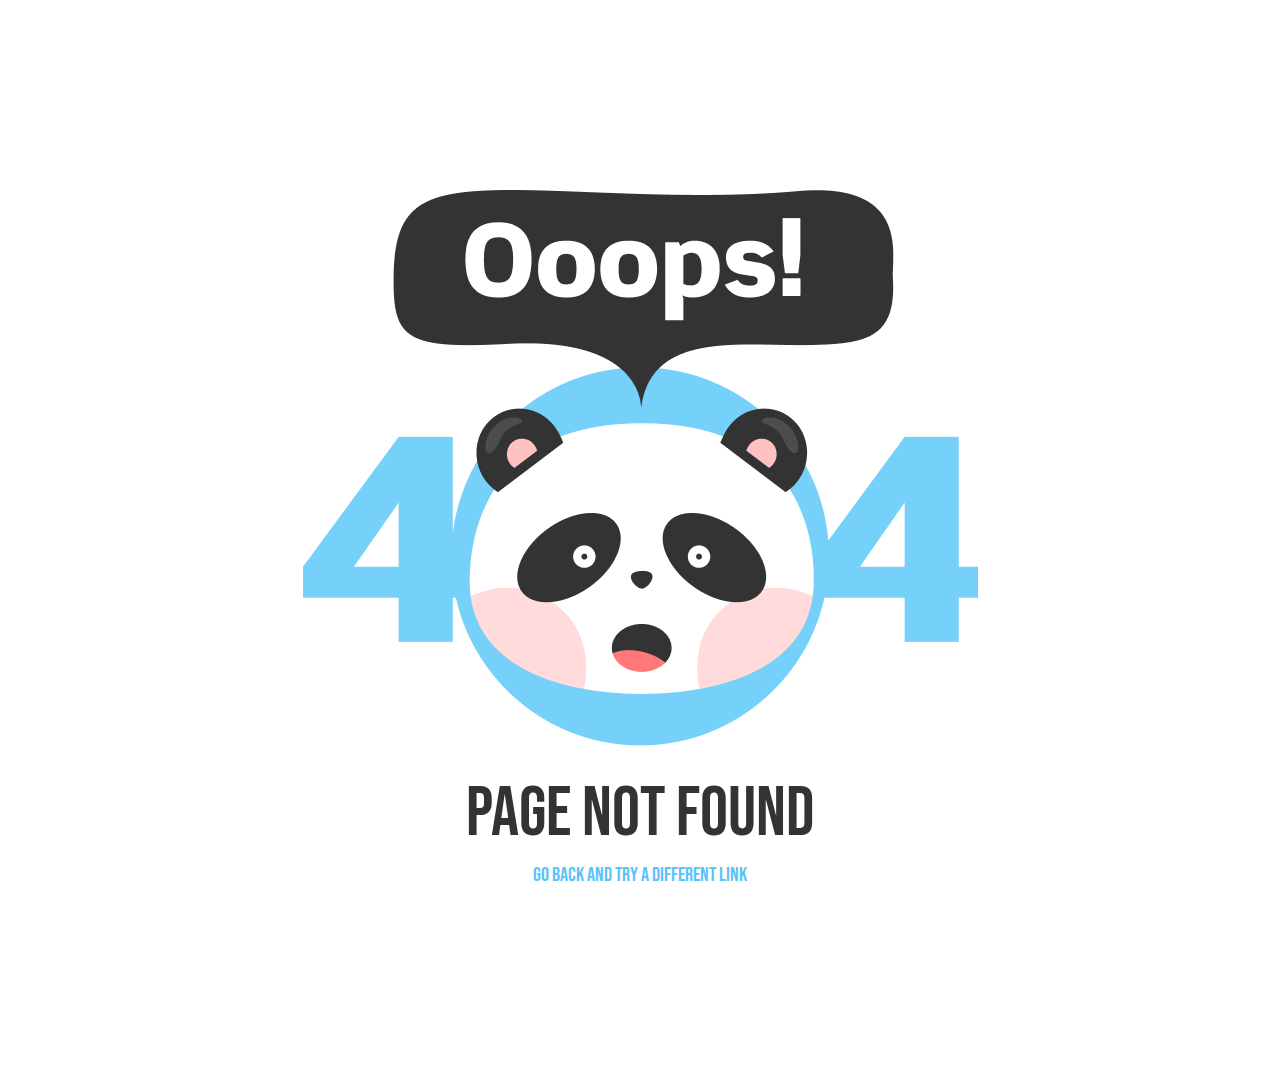
<file: online-zoo/pages/page-404/index.html>
<!DOCTYPE html>
<html lang="en">

<head>
  <meta charset="utf-8">
  <meta http-equiv="X-UA-Compatible" content="IE=edge">
  <meta name="viewport" content="width=device-width, initial-scale=1.0">
  <title>Online-zoo</title>
  <link rel="stylesheet" href="../normalize.css">
  <link rel="stylesheet" href="style.css">
</head>

<body class="body">
  <div class="container error">
    <img src="../../assets/images/error-404.png" alt="404 Error" class="error__img">
    <h1 class="error__titile">Page not found</h1>
    <a href="../landing/landing-index.html" class="error__link">Go back and try a different link</a>
  </div>
</body>

</html>
</file>
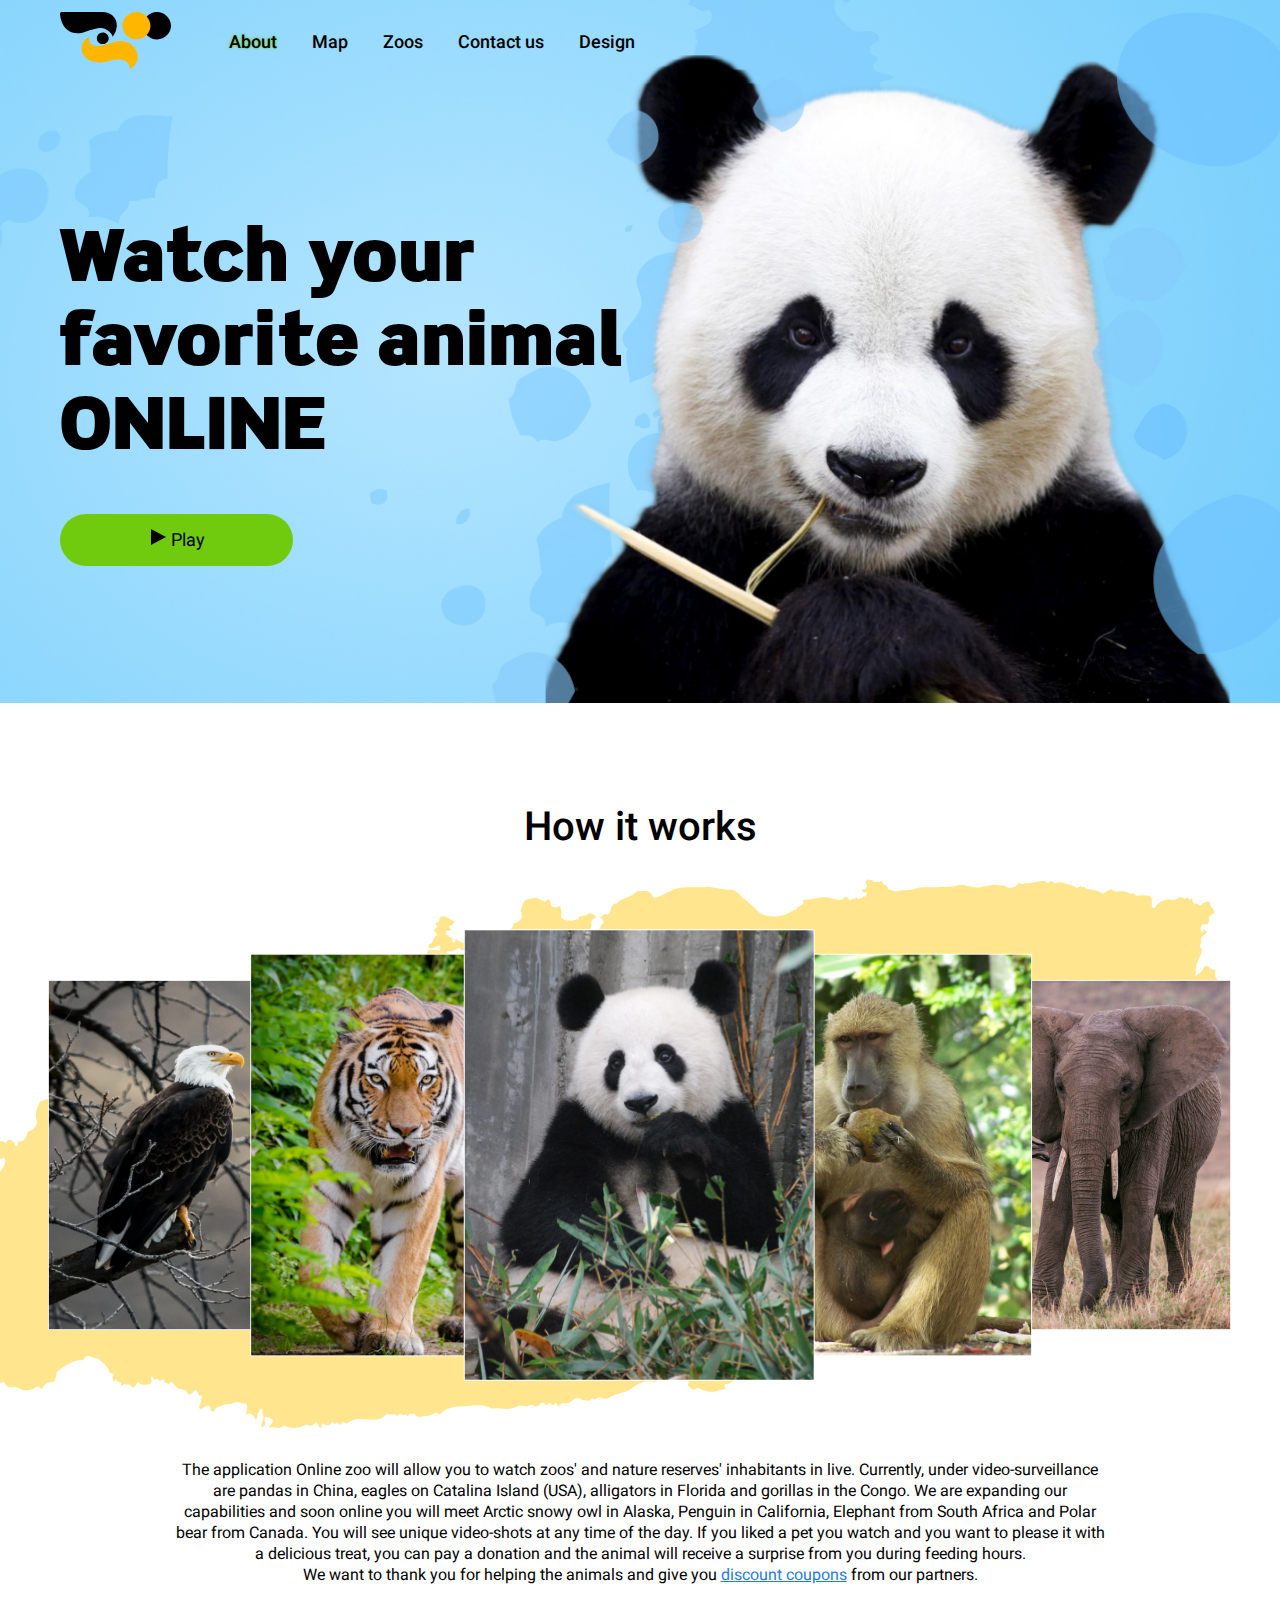
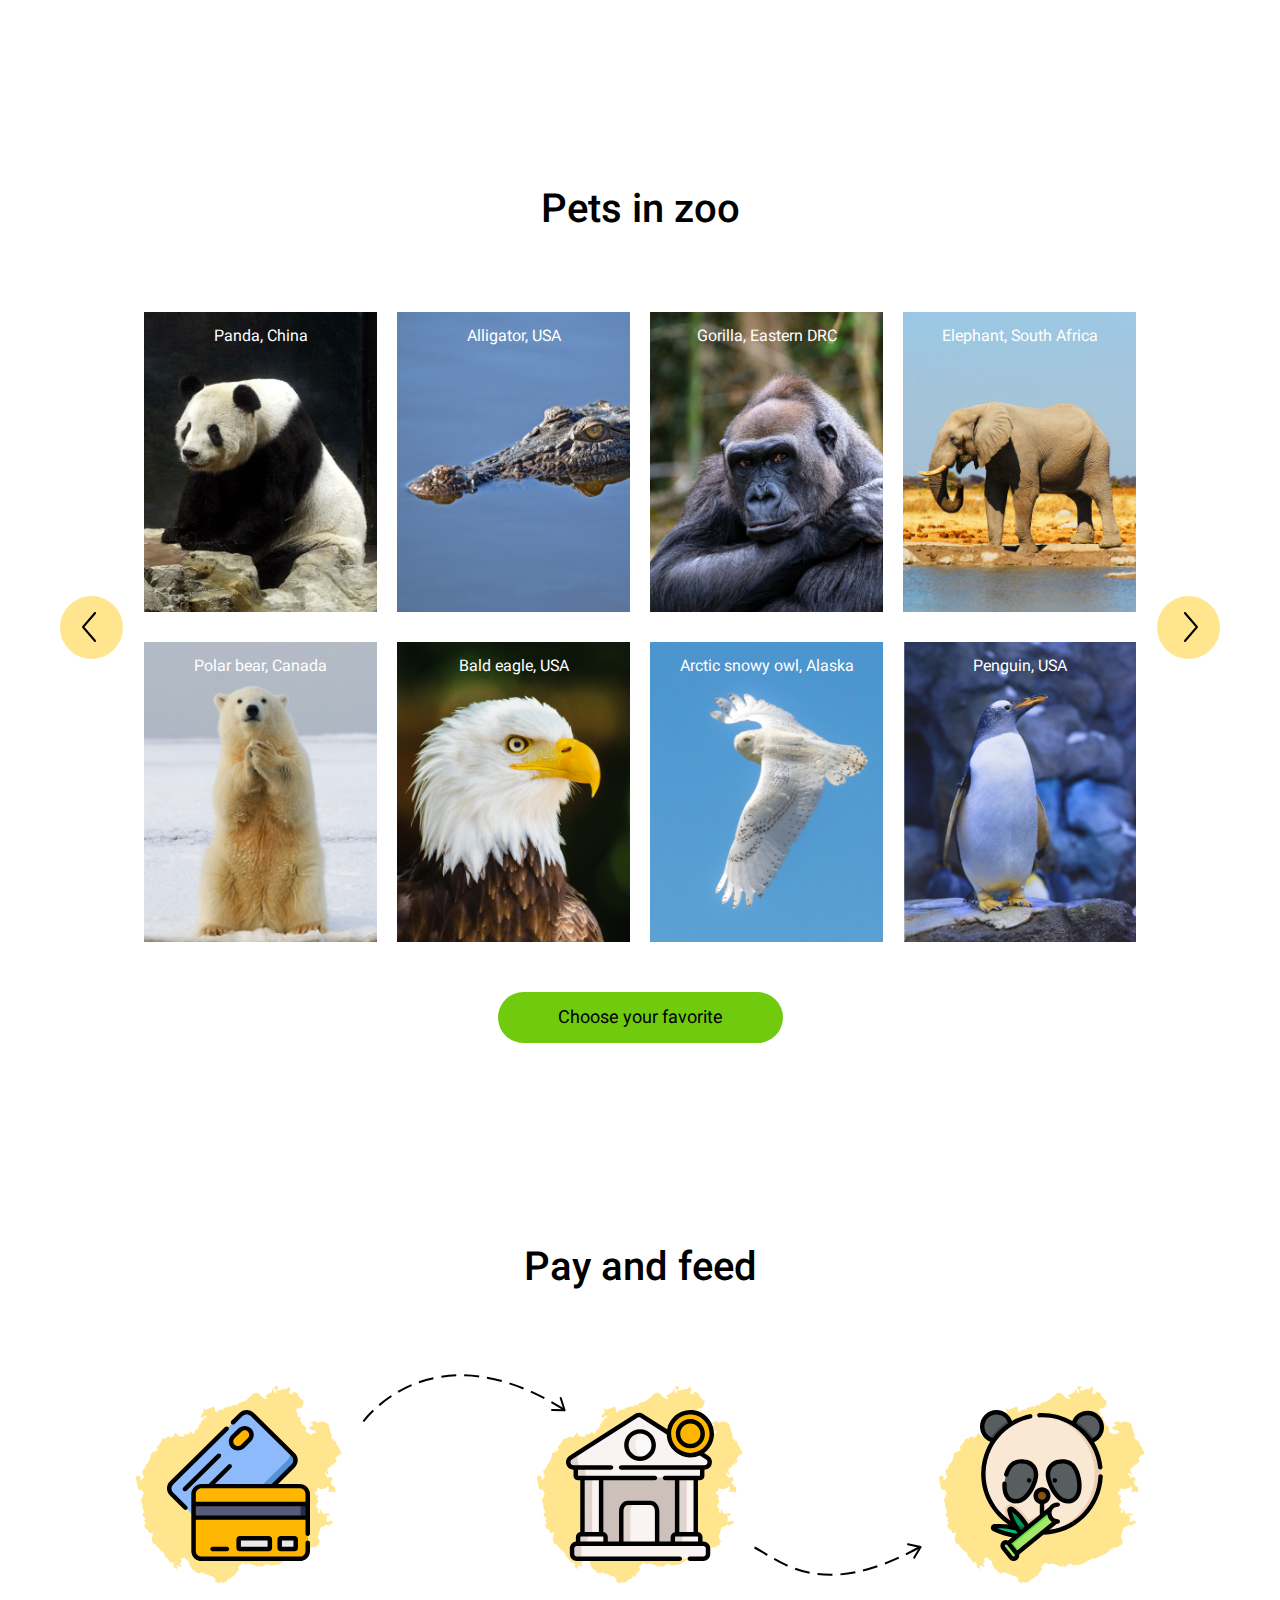
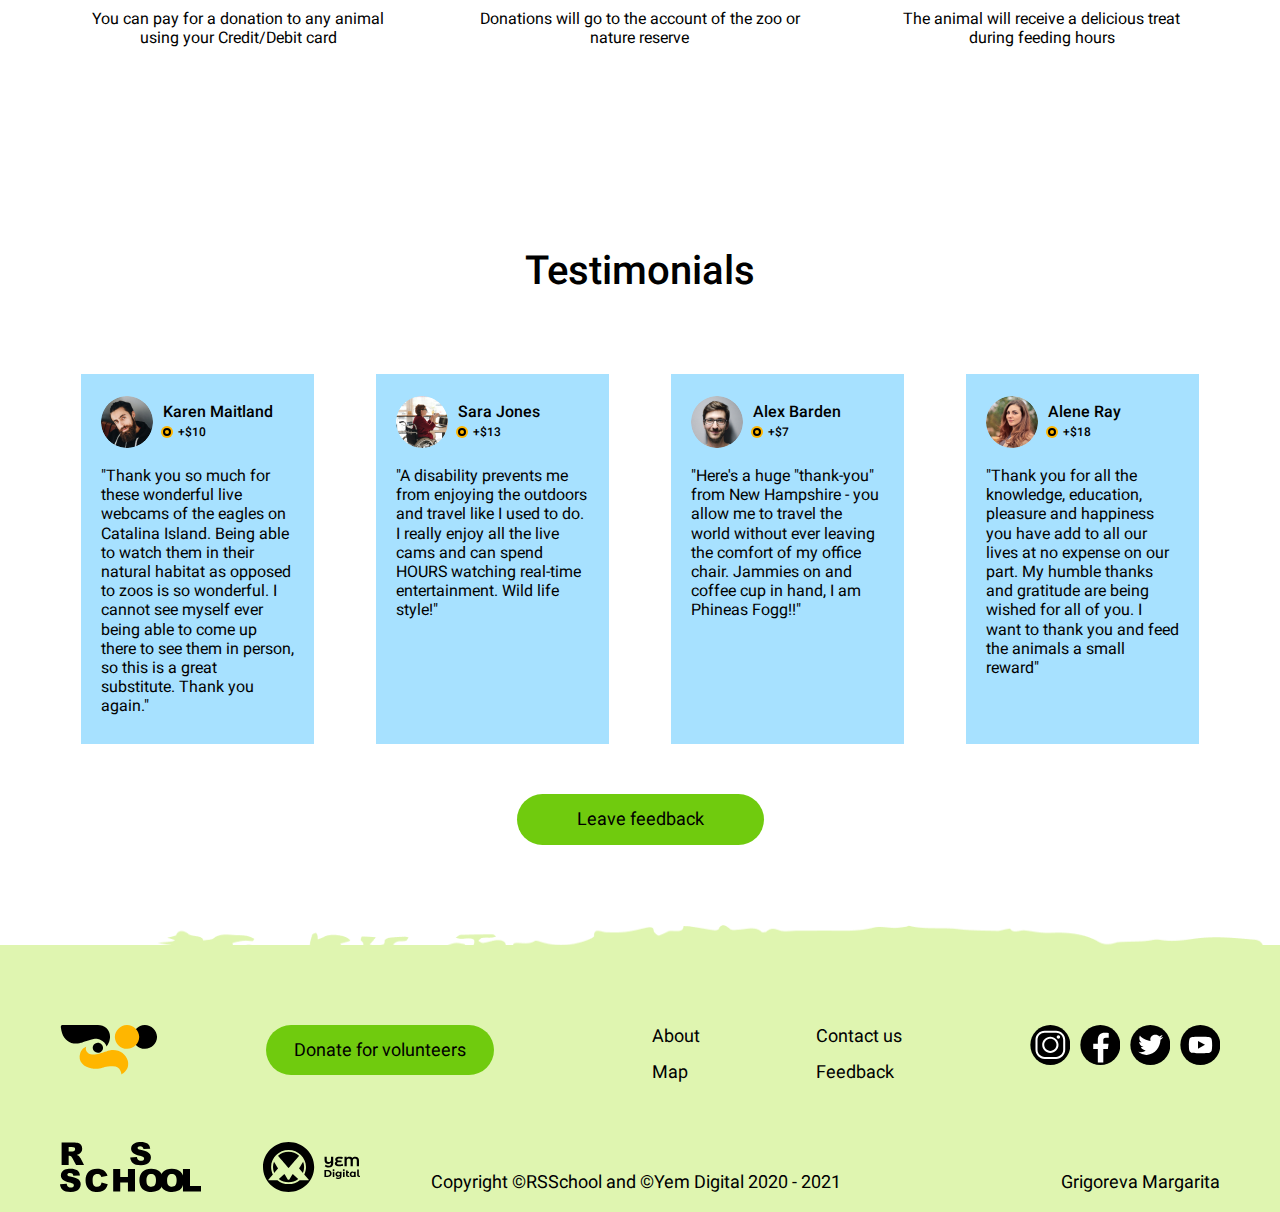
<file: online-zoo/pages/landing/landing-index.html>
<!DOCTYPE html>
<html lang="en">

<head>
  <meta charset="utf-8">
  <meta http-equiv="X-UA-Compatible" content="IE=edge">
  <meta name="viewport" content="width=device-width, initial-scale=1.0">
  <title>Online-zoo</title>
  <link rel="stylesheet" href="../normalize.css">
  <link rel="stylesheet" href="landing-style.css">
  <link rel="stylesheet" href="../modal.css">
</head>

<body class="body">
  <div class="top-wrapper">
    <div class="container">
      <header class="header">
        <a class="header__logo" href="landing-index.html">
          <img src="../../assets/icons/logo.svg" alt="logo">
        </a>

        <nav class="header__nav">
          <ul class="header__nav-list">
            <li class="header__nav-item header__nav-item--active">
              <a href="#" class="header__nav-link">About</a>
            </li>
            <li class="header__nav-item">
              <a href="../map/map-index.html" class="header__nav-link">Мар</a>
            </li>
            <li class="header__nav-item">
              <a href="../zoos/panda/panda-index.html" class="header__nav-link">Zoos</a>
            </li>
            <li class="header__nav-item">
              <a href="../page-404/index.html" class="header__nav-link">Contact us</a>
            </li>
            <li class="header__nav-item">
              <a href="https://www.figma.com/file/aBvQMVmI665DtzprpiniuH/online-zoo" class="header__nav-link">Design</a>
            </li>
          </ul>

          <span class="header__burger"></span>
        </nav>
      </header>

      <section class="favorite-animal">
        <h1 class="favorite-animal__main-title">Online zoo</h1>
        <h2 class="favorite-animal__title">Watch your favorite animal <span class="favorite-animal__caps">online</span>
        </h2>

        <button class="favorite-animal__btn btn">
          <a class="favorite-animal__link" href="../zoos/panda/panda-index.html">Play</a>
        </button>
      </section>
    </div>
  </div>

  <main class="main">
    <div class="container">
      <section class="how-works">
        <h2 class="title-h3">How it works</h2>

        <div class="how-works__carousel">
          <ul id="how-works-carousel" class="how-works__gallery">
            <li class="how-works__bg">
              <img src="../../assets/images/how-works__bg.png" alt="background">
            </li>

            <li class="how-works__card" data-pos="-2">
              <img src="../../assets/images/favorite-animal__eagle.jpg" alt="eagle" class="how-works__img">
            </li>
            <li class="how-works__card" data-pos="-1">
              <img src="../../assets/images/favorite-animal__tiger.jpg" alt="tiger" class="how-works__img">
            </li>
            <li class="how-works__card" data-pos="0">
              <img src="../../assets/images/favorite-animal__panda.jpg" alt="panda" class="how-works__img">
            </li>
            <li class="how-works__card" data-pos="1">
              <img src="../../assets/images/favorite-animal__monkey.jpg" alt="monkey" class="how-works__img">
            </li>
            <li class="how-works__card" data-pos="2">
              <img src="../../assets/images/favorite-animal__elephant.jpg" alt="elephant" class="how-works__img">
            </li>
          </ul>
        </div>

        <p class="how-works__text">
          The application Оnline zoo will allow you to watch zoos' and nature reserves' inhabitants in live. Currently,
          under video-surveillance are pandas in China, eagles on Catalina Island (USA), alligators in Florida and
          gorillas in the Congo. We are expanding our capabilities and soon online you will meet Arctic snowy owl in
          Alaska, Penguin in California, Elephant from South Africa and Polar bear from Canada. You will see unique
          video-shots at any time of the day. If you liked a pet you watch and you want to please it with a delicious
          treat, you can pay a donation and the animal will receive a surprise from you during feeding hours.</br>
          We want to thank you for helping the animals and give you <a class="link" href="#">discount coupons</a> from
          our partners.
        </p>
      </section>

      <section class="pets center-sections">
        <h2 class="pets__title title-h3">Pets in zoo</h2>

        <div class="pets__slider slider">
          <div class="slider__arrow slider__arrow--prev">
          </div>

          <div class="slider__vieport">
            <div class="slider__content">
              <a class="slider__item slider__item--panda" href="../zoos/panda/panda-index.html">
                <p class="slider__description">Panda, China</p>
                <img src="../../assets/images/pets__panda.jpg" alt="panda" class="slider__img">
              </a>

              <a class="slider__item slider__item--alligator" href="../zoos/alligator/alligator-index.html">
                <span class="slider__description">Alligator, USA</span>
                <img class="slider__img" src="../../assets/images/pets__alligator.jpg" alt="alligator">
              </a>

              <a class="slider__item slider__item--gorilla" href="../zoos/gorilla/gorilla-index.html">
                <span class="slider__description">Gorilla, Eastern DRC</span>
                <img class="slider__img" src="../../assets/images/pets__gorilla.jpg" alt="gorilla">
              </a>

              <a class="slider__item slider__item--elephant">
                <span class="slider__description">Elephant, South Africa</span>
                <img class="slider__img" src="../../assets/images/pets__elephant.jpg" alt="elephant">
              </a>

              <a class="slider__item slider__item--bear">
                <span class="slider__description">Polar bear, Canada</span>
                <img src="../../assets/images/pets__bear.jpg" alt="bear" class="slider__img">
              </a>

              <a class="slider__item slider__item--eagle" href="../zoos/eagle/eagle-index.html">
                <span class="slider__description">Bald eagle, USA</span>
                <img class="slider__img" src="../../assets/images/pets__eagle.jpg" alt="eagle">
              </a>

              <a class="slider__item slider__item--owl">
                <span class="slider__description">Arctic snowy owl, Alaska</span>
                <img class="slider__img" src="../../assets/images/pets__owl.jpg" alt="owl">
              </a>

              <a class="slider__item slider__item--penguin">
                <span class="slider__description">Penguin, USA</span>
                <img class="slider__img" src="../../assets/images/pets__penguin.jpg" alt="penguin">
              </a>
            </div>

            <div class="slider__content">
              <a class="slider__item slider__item--panda" href="../zoos/panda/panda-index.html">
                <p class="slider__description">Panda, China</p>
                <img src="../../assets/images/pets__panda.jpg" alt="panda" class="slider__img">
              </a>

              <a class="slider__item slider__item--alligator" href="../zoos/alligator/alligator-index.html">
                <span class="slider__description">Alligator, USA</span>
                <img class="slider__img" src="../../assets/images/pets__alligator.jpg" alt="alligator">
              </a>

              <a class="slider__item slider__item--gorilla" href="../zoos/gorilla/gorilla-index.html">
                <span class="slider__description">Gorilla, Eastern DRC</span>
                <img class="slider__img" src="../../assets/images/pets__gorilla.jpg" alt="gorilla">
              </a>

              <a class="slider__item slider__item--elephant">
                <span class="slider__description">Elephant, South Africa</span>
                <img class="slider__img" src="../../assets/images/pets__elephant.jpg" alt="elephant">
              </a>

              <a class="slider__item slider__item--bear">
                <span class="slider__description">Polar bear, Canada</span>
                <img src="../../assets/images/pets__bear.jpg" alt="bear" class="slider__img">
              </a>

              <a class="slider__item slider__item--eagle" href="../zoos/eagle/eagle-index.html">
                <span class="slider__description">Bald eagle, USA</span>
                <img class="slider__img" src="../../assets/images/pets__eagle.jpg" alt="eagle">
              </a>

              <a class="slider__item slider__item--owl">
                <span class="slider__description">Arctic snowy owl, Alaska</span>
                <img class="slider__img" src="../../assets/images/pets__owl.jpg" alt="owl">
              </a>

              <a class="slider__item slider__item--penguin">
                <span class="slider__description">Penguin, USA</span>
                <img class="slider__img" src="../../assets/images/pets__penguin.jpg" alt="penguin">
              </a>
            </div>
          </div>

          <div class="slider__arrow slider__arrow--next">
          </div>
        </div>

        <button class="pets__btn btn">
          <a class="pets__btn-link" href="../map/map-index.html">Choose your favorite</a>
        </button>
      </section>

      <section class="pay-feed center-sections">
        <h2 class="pay-feed__title title-h3">Pay and feed</h2>

        <div class="pay-feed__steps">
          <div class="pay-feed__item">
            <div class="pay-feed__card">
              <img src="../../assets/icons/pay-feed__card.svg" alt="credit card">

              <div class="pay-feed__bg">
                <img src="../../assets/images/pay-feed__bg.png" alt="background">
              </div>
            </div>

            <p class="pay-feed__text">
              You can pay for a donation to any animal using your Credit/Debit card
            </p>
          </div>

          <div class="pay-feed__item">
            <div class="pay-feed__card">
              <img src="../../assets/icons/pay-feed__zoo.svg" alt="zoo">

              <div class="pay-feed__bg">
                <img src="../../assets/images/pay-feed__bg.png" alt="background">
              </div>
            </div>

            <p class="pay-feed__text">
              Donations will go to the account of the zoo or nature reserve
            </p>
          </div>

          <div class="pay-feed__item">
            <div class="pay-feed__card">
              <img src="../../assets/icons/pay-feed__panda.svg" alt="panda">

              <div class="pay-feed__bg">
                <img src="../../assets/images/pay-feed__bg.png" alt="background">
              </div>
            </div>

            <p class="pay-feed__text">
              The animal will receive a delicious treat during feeding hours
            </p>
          </div>
        </div>

        <div class="pay-feed__arrow pay-feed__arrow--top"></div>
        <div class="pay-feed__arrow pay-feed__arrow--bottom"></div>
      </section>

      <section class="testimonials center-sections">
        <h2 class="testimonials__title title-h3">Testimonials</h2>

        <div class="testimonials__slider slider">
          <div class="slider__arrow slider__arrow--prev">
          </div>

          <div class="slider__content">
            <div class="slider__item slider__item--testimonials">
              <div class="profile">
                <img class="profile__avatar" src="../../assets/images/avatar__Maitland.png" alt="Karen Maitland">
                <div class="profile__info">
                  <p class="profile__name">Karen Maitland</p>
                  <span class="profile__money">+$10</span>
                </div>
              </div>

              <p class="slider__feedback">
                "Thank you so much for these wonderful live webcams of the eagles on Catalina Island. Being able to
                watch them in their natural habitat as opposed to zoos is so wonderful. I cannot see myself ever being
                able to come up there to see them in person, so this is a great substitute. Thank you again."
              </p>
            </div>

            <div class="slider__item slider__item--testimonials">
              <div class="profile">
                <img class="profile__avatar" src="../../assets/images/avatar__Jones.png" alt="Sara Jones">
                <div class="profile__info">
                  <p class="profile__name">Sara Jones</p>
                  <span class="profile__money">+$13</span>
                </div>
              </div>

              <p class="slider__feedback">
                "A disability prevents me from enjoying the outdoors and travel like I used to do. I really enjoy all
                the live cams and can spend HOURS watching real-time entertainment. Wild life style!"
              </p>
            </div>

            <div class="slider__item slider__item--testimonials">
              <div class="profile">
                <img class="profile__avatar" src="../../assets/images/avatar__Barden.png" alt="Alex Barden">
                <div class="profile__info">
                  <p class="profile__name">Alex Barden</p>
                  <span class="profile__money">+$7</span>
                </div>
              </div>

              <p class="slider__feedback">
                "Here's a huge "thank-you" from New Hampshire - you allow me to travel the world without ever leaving
                the comfort of my office chair. Jammies on and coffee cup in hand, I am Phineas Fogg!!"
              </p>
            </div>

            <div class="slider__item slider__item--testimonials">
              <div class="profile">
                <img class="profile__avatar" src="../../assets/images/avatar__Ray.png" alt="Alene Ray">
                <div class="profile__info">
                  <p class="profile__name">Alene Ray</p>
                  <span class="profile__money">+$18</span>
                </div>
              </div>

              <p class="slider__feedback">
                "Thank you for all the knowledge, education, pleasure and happiness you have add to all our lives at no
                expense on our part. My humble thanks and gratitude are being wished for all of you. I want to thank you
                and feed the animals a small reward"
              </p>
            </div>
          </div>

          <div class="slider__arrow slider__arrow--next">
          </div>
        </div>

        <button id="feedback-btn" class="testimonials__btn btn">
          Leave feedback
        </button>
      </section>
    </div>
  </main>

  <footer class="footer">
    <div class="container">
      <div class="footer__content">
        <a class="footer__logo" href="../landing/landing-index.html">
          <img src="../../assets/icons/logo-footer.svg" alt="logo">
        </a>

        <button id="donate-btn" class="footer__btn btn">
          <a class="footer__btn-link">Donate for volunteers</a>
        </button>


        <nav class="footer__nav">
          <ul class="footer__nav--first">
            <li class="footer__nav-item">
              <a href="#" class="footer__nav-link">About</a>
            </li>
            <li class="footer__nav-item">
              <a href="../map/map-index.html" class="footer__nav-link">Мар</a>
            </li>
          </ul>

          <ul>
            <li class="footer__nav-item">
              <a href="../page-404/index.html" class="footer__nav-link">Contact us</a>
            </li>
            <li class="footer__nav-item">
              <a id="nav-feedback" href="#" class="footer__nav-link" onclick="return false">Feedback</a>
            </li>
          </ul>
        </nav>

        <div class="footer__media">
          <a class="footer__media-item footer__instagram" href="http://instagram.com"></a>

          <a class="footer__media-item footer__facebook" href="http://facebook.com"></a>

          <a class="footer__media-item footer__twitter" href="http://twitter.com"></a>

          <a class="footer__media-item footer__youtube" href="http://youtube"></a>
        </div>
      </div>

      <div class="footer__rights">
        <img class="footer__rss" src="../../assets/icons/logo-rsschool.svg" alt="RS School" title="RS School">
        <img class="footer__yem" src="../../assets/icons/logo-yem.svg" alt="yem Digital" title="yem Digital">

        <button id="donate-tablet-btn" class="footer__btn footer__btn--tablet btn">
          <a class="footer__btn-link">Donate for volunteers</a>
        </button>

        <div class="footer__rights-info">
          <p class="footer__copyright">
            Copyright ©RSSchool <span class="footer__copyright-and">and</span> ©Yem Digital 2020 - 2021
          </p>

          <span class="footer__author">
            Grigoreva Margarita
          </span>
        </div>
      </div>
    </div>


    <picture>
      <source srcset="../../assets/images/footer__bg-phone.png" media="(max-width: 320px)">
      <source srcset="../../assets/images/footer__bg-tablet.png" media="(max-width: 768px)">

      <img src="../../assets/images/footer__bg.png" alt="background" class="footer__bg">
    </picture>

  </footer>

  <div class="modals js-modals">
    <div class="modals__container" data-modal-name="feedback">
      <div class="modals__header">
        <div class="modals__close js-close"></div>
      </div>

      <div class="modals__content modals__content--feedback">
        <form class="form" action="">
          <input id="name" class="form__item form__item--colored" type="text" placeholder="Name" required>
          <br>
          <input id="email" class="form__item form__item--colored" type="email" placeholder="Email" required>
          <br>
          <textarea id="text-feedback" class="form__item form__item--feedback form__item--colored"
            placeholder="Your text here (300 max)" maxlength="300" required></textarea>
          <button class="btn modals__btn" type="submit">Submit</button>
        </form>
      </div>
    </div>

    <div class="modals__container" data-modal-name="donate">
      <div class="modals__header modals__header--donate">
        <div class="modals__close js-close"></div>
      </div>

      <div class="modals__content modals__content--donate">
        <form class="form">
          <select class="form__item form__item-list" name="animal">
            <option value="alligator">Alligator</option>
            <option value="eagle">Eagle</option>
            <option value="gorilla">Gorilla</option>
            <option value="panda">Panda</option>
          </select>

          <div class="form__money">
            <input id="donate" class="form__item form__donate-sum" type="number" placeholder="Amount" max="9999"
              required>
            <select name="donate" class="form__item form__currency">
              <option value="alligator">usd</option>
              <option value="eagle">eur</option>
            </select>
          </div>

          <textarea class="form__item form__item--text-donate" placeholder="Your text here" maxlength="280"
            required></textarea>
          <button id="next-donate" class="btn modals__btn" type="submit">Next</button>
        </form>
      </div>
    </div>

    <div class="modals__container" data-modal-name="pay">
      <div class="modals__header modals__header--pay">
        <div class="modals__close js-close"></div>
      </div>

      <div id="pay-modal" class="modals__content modals__content--pay">
        <form id="lalal" class="form">
          <div class="form__cards-wrapper">
            <div class="form__card form__card-front">
              <input id="card" class="form__item form__central-item" type="number" placeholder="Сard Number"
                data-limit="16" required>
              <input class="form__item form__central-item form__short-item" type="number" placeholder="MM" min="1"
                max="12" data-limit="2" required>
              <input class="form__item form__central-item form__short-item" type="number" placeholder="YY" min="21"
                max="40" data-limit="2" required>
              <input class="form__item form__central-item" type="text" placeholder="Сardholder Name" required>
            </div>

            <div class="form__card form__card-underside">
              <div class="form__cvv">
                <input id="" class="form__item form__central-item form__cvv-item" type="number" placeholder="CVC"
                  max="999" data-limit="3" required>
              </div>
            </div>
          </div>

          <button id="form-donate-btn" class="btn modals__btn" type="submit">Donate</button>
        </form>
      </div>
    </div>
  </div>

  <script src="../modals.js"></script>
  <script src="landing-script.js"></script>
</body>

</html>
</file>
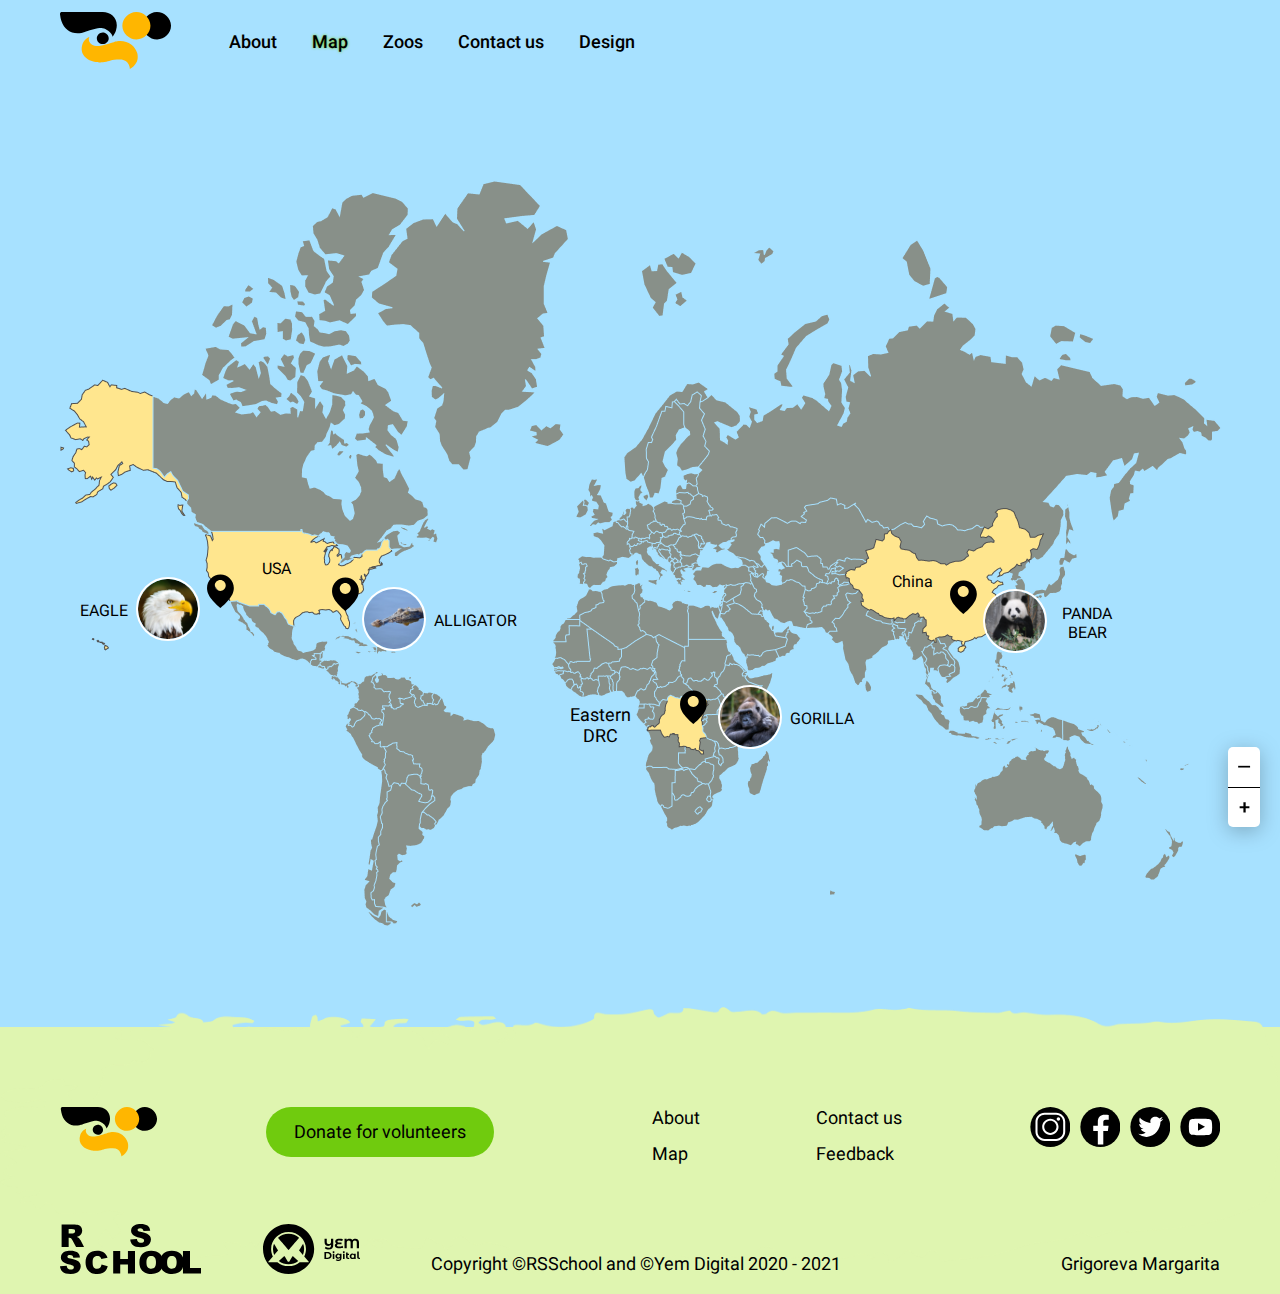
<file: online-zoo/pages/map/map-index.html>
<!DOCTYPE html>
<html lang="en">

<head>
  <meta charset="utf-8">
  <meta http-equiv="X-UA-Compatible" content="IE=edge">
  <meta name="viewport" content="width=device-width, initial-scale=1.0">
  <title>Online-zoo</title>
  <link rel="stylesheet" href="../normalize.css">
  <link rel="stylesheet" href="map-style.css">
  <link rel="stylesheet" href="../modal.css">
</head>

<body class="body">
  <header class="header">
    <div class="container container--header">
      <a class="header__logo" href="../landing/landing-index.html">
        <img src="../../assets/icons/logo.svg" alt="logo">
      </a>

      <nav class="header__nav">
        <ul class="header__nav-list">
          <li class="header__nav-item">
            <a href="../landing/landing-index.html" class="header__nav-link">About</a>
          </li>
          <li class="header__nav-item header__nav-item--active">
            <a href="#" class="header__nav-link">Мар</a>
          </li>
          <li class="header__nav-item">
            <a href="../zoos/panda/panda-index.html" class="header__nav-link">Zoos</a>
          </li>
          <li class="header__nav-item">
            <a href="../page-404/index.html" class="header__nav-link">Contact us</a>
          </li>
          <li class="header__nav-item">
            <a href="https://www.figma.com/file/aBvQMVmI665DtzprpiniuH/online-zoo" class="header__nav-link">Design</a>
          </li>
        </ul>

        <span class="header__burger"></span>
      </nav>
    </div>
  </header>

  <main id="dnd-viewport" class="map-wrapper">
    <div class="map">
      <div class="container container--map">
        <h1 class="map__main-title">Online zoo</h1>
        <div id="translate" class="map__bg">

          <img id="map" class="map__img" src="../../assets/images/map/map.png" alt="world map">

          <span class="map__item map__caption map__usa">usa</span>
          <span class="map__item map__caption map__drc">Eastern DRC</span>
          <span class="map__item map__caption map__china">China</span>

          <img class="map__item map__mark map__mark-eagle" src="../../assets/icons/map-mark.svg" alt="mark">
          <img class="map__item map__mark map__mark-alligator" src="../../assets/icons/map-mark.svg" alt="mark">
          <img class="map__item map__mark map__mark-gorilla" src="../../assets/icons/map-mark.svg" alt="mark">
          <img class="map__item map__mark map__mark-panda" src="../../assets/icons/map-mark.svg" alt="mark">


          <div class="map__item map__item--animal map__item--eagle">
            <div class="map__animal-name map__animal-name--left">
              <span class="map__text">eagle</span>
            </div>
            <a href="../zoos/eagle/eagle-index.html">
              <img class="map__animal-pic map__eagle" src="../../assets/images/map/map__eagle.png" alt="eagle">
            </a>

            <div class="map__tooltip tooltip tooltip--left">
              <p class="tooltip__text">
                <span class="tooltip__animal">eagle</span>
                California, USA
              </p>

              <button class="tooltip__btn btn">
                <a class="tooltip__btn-link" href="../zoos/alligator/alligator-index.html">Watch online</a>
              </button>
            </div>
          </div>

          <div class="map__item map__item--animal map__item--alligator">
            <a href="../zoos/alligator/alligator-index.html">
              <img class="map__animal-pic map__alligator" src="../../assets/images/map/map__alligator.png"
                alt="alligator">
            </a>
            <div class="map__animal-name">
              <span class="map__text">alligator</span>
            </div>

            <div class="map__tooltip tooltip">
              <p class="tooltip__text">
                <span class="tooltip__animal">alligator</span>
                Florida, USA
              </p>

              <button class="tooltip__btn btn">
                <a class="tooltip__btn-link" href="../zoos/alligator/alligator-index.html">Watch online</a>
              </button>
            </div>
          </div>

          <div class="map__item map__item--animal map__item--gorilla">
            <a href="../zoos/gorilla/gorilla-index.html">
              <img class="map__animal-pic map__gorilla" src="../../assets/images/map/map__gorilla.png" alt="alligator">
            </a>
            <div class="map__animal-name">
              <span class="map__text">gorilla</span>
            </div>

            <div class="map__tooltip tooltip">
              <p class="tooltip__text">
                <span class="tooltip__animal">gorilla</span>
                Eastern DRC
              </p>

              <button class="tooltip__btn btn">
                <a class="tooltip__btn-link" href="../zoos/alligator/alligator-index.html">Watch online</a>
              </button>
            </div>
          </div>

          <div class="map__item map__item--animal map__item--panda">
            <a href="../zoos/panda/panda-index.html">
              <img class="map__animal-pic map__panda" src="../../assets/images/map/map__panda.png" alt="panda">
            </a>
            <div class="map__animal-name">
              <span class="map__text">panda bear</span>
            </div>

            <div class="map__tooltip tooltip">
              <p class="tooltip__text">
                <span class="tooltip__animal">panda</span>
                China
              </p>

              <button class="tooltip__btn btn">
                <a class="tooltip__btn-link" href="../zoos/alligator/alligator-index.html">Watch online</a>
              </button>
            </div>
          </div>
        </div>
      </div>
    </div>

    <div class="map__scale--wrapper">
      <div class="map__scale">
        <div class="map__minus">—</div>
        <div class="map__plus">+</div>
      </div>
    </div>
  </main>

  <footer class="footer">
    <div class="container">
      <div class="footer__content">
        <a class="footer__logo" href="../landing/landing-index.html">
          <img src="../../assets/icons/logo-footer.svg" alt="logo">
        </a>

        <button id="donate-btn" class="footer__btn btn">
          <a class="footer__btn-link">Donate for volunteers</a>
        </button>


        <nav class="footer__nav">
          <ul class="footer__nav--first">
            <li class="footer__nav-item">
              <a href="../landing/landing-index.html" class="footer__nav-link">About</a>
            </li>
            <li class="footer__nav-item">
              <a href="../map/map-index.html" class="footer__nav-link">Мар</a>
            </li>
          </ul>

          <ul>
            <li class="footer__nav-item">
              <a href="../page-404/index.html" class="footer__nav-link">Contact us</a>
            </li>
            <li class="footer__nav-item">
              <a id="nav-feedback" href="#" class="footer__nav-link" onclick="return false">Feedback</a>
            </li>
          </ul>
        </nav>

        <div class="footer__media">
          <a class="footer__media-item footer__instagram" href="http://instagram.com"></a>

          <a class="footer__media-item footer__facebook" href="http://facebook.com"></a>

          <a class="footer__media-item footer__twitter" href="http://twitter.com"></a>

          <a class="footer__media-item footer__youtube" href="http://youtube"></a>
        </div>
      </div>

      <div class="footer__rights">
        <img class="footer__rss" src="../../assets/icons/logo-rsschool.svg" alt="RS School" title="RS School">
        <img class="footer__yem" src="../../assets/icons/logo-yem.svg" alt="yem Digital" title="yem Digital">

        <button id="donate-tablet-btn" class="footer__btn footer__btn--tablet btn">
          <a class="footer__btn-link">Donate for volunteers</a>
        </button>

        <div class="footer__rights-info">
          <p class="footer__copyright">
            Copyright ©RSSchool <span class="footer__copyright-and">and</span> ©Yem Digital 2020 - 2021
          </p>

          <span class="footer__author">
            Grigoreva Margarita
          </span>
        </div>
      </div>
    </div>


    <picture>
      <source srcset="../../assets/images/footer__bg-phone.png" media="(max-width: 320px)">
      <source srcset="../../assets/images/footer__bg-tablet.png" media="(max-width: 768px)">

      <img src="../../assets/images/footer__bg.png" alt="background" class="footer__bg">
    </picture>

  </footer>

  <div class="modals js-modals">
    <div class="modals__container" data-modal-name="feedback">
      <div class="modals__header">
        <div class="modals__close js-close"></div>
      </div>

      <div class="modals__content modals__content--feedback">
        <form class="form" action="">
          <input id="name" class="form__item form__item--colored" type="text" placeholder="Name" required>
          <br>
          <input id="email" class="form__item form__item--colored" type="email" placeholder="Email" required>
          <br>
          <textarea id="text-feedback" class="form__item form__item--feedback form__item--colored"
            placeholder="Your text here (300 max)" maxlength="300" required></textarea>
          <button class="btn modals__btn" type="submit">Submit</button>
        </form>
      </div>
    </div>

    <div class="modals__container" data-modal-name="donate">
      <div class="modals__header modals__header--donate">
        <div class="modals__close js-close"></div>
      </div>

      <div class="modals__content modals__content--donate">
        <form class="form">
          <select class="form__item form__item-list" name="animal">
            <option value="alligator">Alligator</option>
            <option value="eagle">Eagle</option>
            <option value="gorilla">Gorilla</option>
            <option value="panda">Panda</option>
          </select>

          <div class="form__money">
            <input id="donate" class="form__item form__donate-sum" type="number" placeholder="Amount" max="9999"
              required>
            <select name="donate" class="form__item form__currency">
              <option value="alligator">usd</option>
              <option value="eagle">eur</option>
            </select>
          </div>

          <textarea class="form__item form__item--text-donate" placeholder="Your text here" maxlength="280"
            required></textarea>
          <button id="next-donate" class="btn modals__btn" type="submit">Next</button>
        </form>
      </div>
    </div>

    <div class="modals__container" data-modal-name="pay">
      <div class="modals__header modals__header--pay">
        <div class="modals__close js-close"></div>
      </div>

      <div id="pay-modal" class="modals__content modals__content--pay">
        <form id="lalal" class="form">
          <div class="form__cards-wrapper">
            <div class="form__card form__card-front">
              <input id="card" class="form__item form__central-item" type="number" placeholder="Сard Number"
                data-limit="16" required>
              <input class="form__item form__central-item form__short-item" type="number" placeholder="MM" min="1"
                max="12" data-limit="2" required>
              <input class="form__item form__central-item form__short-item" type="number" placeholder="YY" min="21"
                max="40" data-limit="2" required>
              <input class="form__item form__central-item" type="text" placeholder="Сardholder Name" required>
            </div>

            <div class="form__card form__card-underside">
              <div class="form__cvv">
                <input id="" class="form__item form__central-item form__cvv-item" type="number" placeholder="CVC"
                  max="999" data-limit="3" required>
              </div>
            </div>
          </div>

          <button id="form-donate-btn" class="btn modals__btn" type="submit">Donate</button>
        </form>
      </div>
    </div>
  </div>

  <script src="map-script.js"></script>
  <script src="../modals.js"></script>
</body>

</html>
</file>
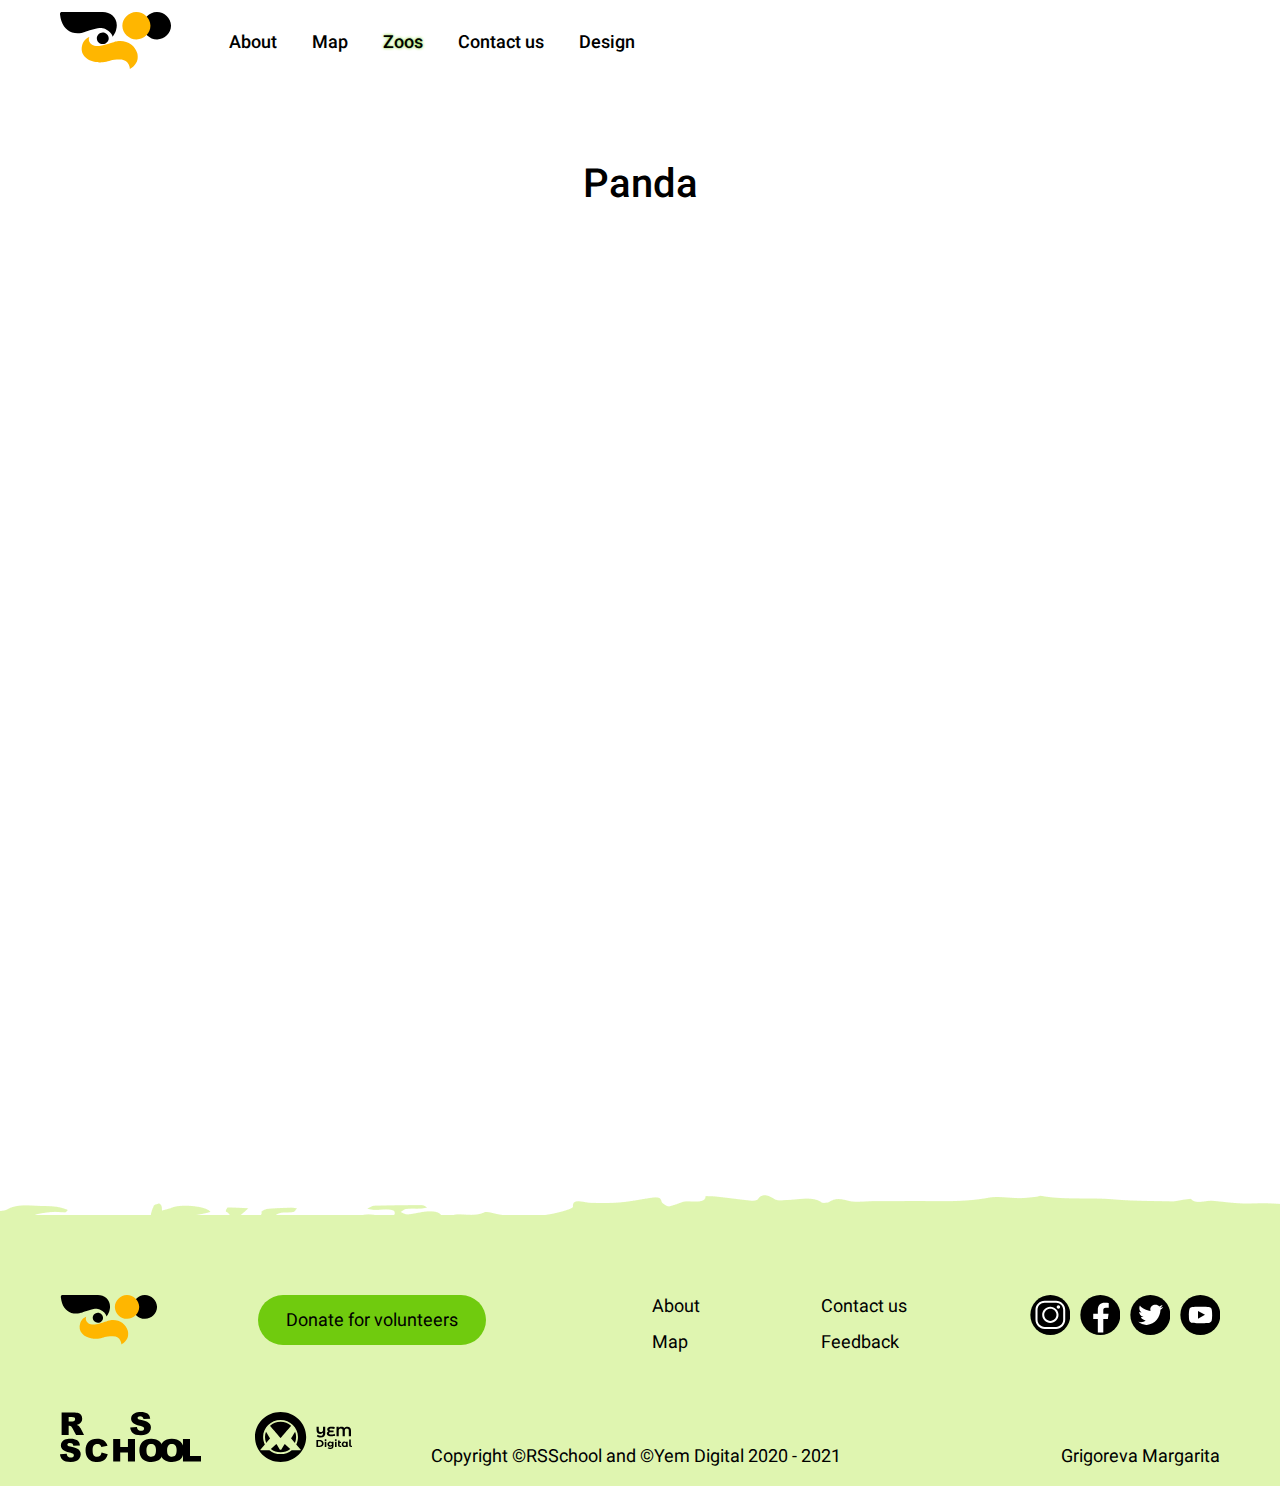
<file: online-zoo/pages/zoos-page/panda-index.html>
<!DOCTYPE html>
<html lang="en">

<head>
  <meta charset="utf-8">
  <meta http-equiv="X-UA-Compatible" content="IE=edge">
  <meta name="viewport" content="width=device-width, initial-scale=1.0">
  <title>Online-zoo</title>
  <link rel="stylesheet" href="../normalize.css">
  <link rel="stylesheet" href="panda-style.css">
</head>

<body class="body">
  <header class="header">
    <div class="container container--header">
      <a class="header__logo" href="#">
        <img src="../../assets/icons/logo.svg" alt="logo">
      </a>

      <nav class="header__nav">
        <ul class="header__nav-list">
          <li class="header__nav-item">
            <a href="" class="header__nav-link">About</a>
          </li>
          <li class="header__nav-item">
            <a href="#" class="header__nav-link">Мар</a>
          </li>
          <li class="header__nav-item header__nav-item--active">
            <a href="#" class="header__nav-link">Zoos</a>
          </li>
          <li class="header__nav-item">
            <a href="#" class="header__nav-link">Contact us</a>
          </li>
          <li class="header__nav-item">
            <a href="https://www.figma.com/file/aBvQMVmI665DtzprpiniuH/online-zoo" class="header__nav-link">Design</a>
          </li>
        </ul>
      </nav>
    </div>
  </header>

  <main>
    <div class="container center-sections">
      <section class="animal">
        <h1 class="animal__main-title">Online zoo</h1>
        <h2 class="animal__title">Panda</h2>

        <div class="translation">
          <iframe class="translation__main" src="https://www.youtube.com/embed/OObOQ2GElhA" title="YouTube video player"
            frameborder="0"
            allow="accelerometer; autoplay; clipboard-write; encrypted-media; gyroscope; picture-in-picture"
            allowfullscreen></iframe>

          <div class="translation__list">
            <iframe class="translation__item" src="https://www.youtube.com/embed/OObOQ2GElhA"
              title="YouTube video player" frameborder="0"
              allow="accelerometer; autoplay; clipboard-write; encrypted-media; gyroscope; picture-in-picture"
              allowfullscreen></iframe>

            <iframe class="translation__item" src="https://www.youtube.com/embed/OObOQ2GElhA"
              title="YouTube video player" frameborder="0"
              allow="accelerometer; autoplay; clipboard-write; encrypted-media; gyroscope; picture-in-picture"
              allowfullscreen></iframe>

            <iframe class="translation__item" src="https://www.youtube.com/embed/OObOQ2GElhA"
              title="YouTube video player" frameborder="0"
              allow="accelerometer; autoplay; clipboard-write; encrypted-media; gyroscope; picture-in-picture"
              allowfullscreen></iframe>

            <iframe class="translation__item" src="https://www.youtube.com/embed/OObOQ2GElhA"
              title="YouTube video player" frameborder="0"
              allow="accelerometer; autoplay; clipboard-write; encrypted-media; gyroscope; picture-in-picture"
              allowfullscreen></iframe>
          </div>
        </div>
      </section>
    </div>
  </main>

  <footer class="footer">
    <div class="container">
      <div class="footer__content">
        <div class="footer__left-side">
          <a class="footer__logo" href="#">
            <img src="../../assets/icons/logo-footer.svg" alt="logo">
          </a>

          <button class="footer__btn btn">
            <a class="footer__btn-link" href="#">Donate for volunteers</a>
          </button>
        </div>

        <div class="footer__right-side">
          <nav class="footer__nav">
            <ul>
              <li class="footer__nav-item">
                <a href="#" class="footer__nav-link">About</a>
              </li>
              <li class="footer__nav-item">
                <a href="#" class="footer__nav-link">Мар</a>
              </li>
            </ul>

            <ul>
              <li class="footer__nav-item">
                <a href="#" class="footer__nav-link">Contact us</a>
              </li>
              <li class="footer__nav-item">
                <a href="#" class="footer__nav-link">Feedback</a>
              </li>
            </ul>
          </nav>

          <div class="footer__media">
            <a class="footer__media-item footer__instagram" href="http://instagram.com"></a>

            <a class="footer__media-item footer__facebook" href="http://facebook.com"></a>

            <a class="footer__media-item footer__twitter" href="http://twitter.com"></a>

            <a class="footer__media-item footer__youtube" href="http://youtube"></a>
          </div>
        </div>
      </div>

      <div class="footer__rights">
        <div>
          <img class="footer__rss" src="../../assets/icons/logo-rsschool.svg" alt="RS School" title="RS School">
          <img class="footer__yem" src="../../assets/icons/logo-yem.svg" alt="yem Digital" title="yem Digital">
          <span>
            Copyright ©RSSchool and ©Yem Digital 2020 - 2021
          </span>
        </div>
        <span class="footer__author">
          Grigoreva Margarita
        </span>
      </div>

    </div>

    <img src="../../assets/images/footer__bg.png" alt="background" class="footer__bg">
  </footer>
</body>

</html>
</file>
<file: online-zoo/pages/page-404/style.css>
@font-face {
  font-family: "Bebas Neue";
  src: local("☺"), url("../../assets/fonts/BebasNeue-Regular.ttf") format("truetype");
  font-weight: 700;
  font-style: normal;
}

*,
*::before,
*::after {
  margin: 0;
  padding: 0;
  box-sizing: border-box;
}

*:focus,
*:active {
  outline: none;
}

a {
  text-decoration: none;
  color: inherit;
}

.body {
  font-family: "Bebas Neue";
  font-size: 20px;
  color: #333;
  background-color: #fff;
}

.container {
  margin: 0 auto;
  width: 1160px;
  text-align: center;
}

.error {
  margin-top: 190px;
  margin-bottom: 190px;
  padding-left: 45px;
  padding-right: 45px;
  width: 100%;
}

.error__img {
  margin-bottom: 25px;
  max-width: 100%;
}

.error__titile {
  margin-top: 0;
  margin-bottom: 15px;
  font-size: 4.375rem;
  font-weight: 700;
  line-height: 70px;
  text-transform: uppercase;
}

.error__link {
  color: #59c3fb;
  transition: all ease-out .3s;
}

.error__link:hover {
  color: #000;
}

/*adaptive*/
@media (max-width: 1200px) {

  .error {
    margin-top: 50px;
    margin-bottom: 50px;
  }

}

@media (max-width: 640px) {

  .error {
    margin-top: 100px;
  }

  .error__img {
    margin-bottom: 20px;
  }

  .error__titile {
    margin-bottom: 8px;
  }
}


@media (max-width: 320px) {

  .error {
    margin-top: 135px;
    padding-left: 30px;
    padding-right: 30px;

  }

  .error__img {
    margin-bottom: 10px;
  }

  .error__titile {
    margin-bottom: 5px;
    font-size: 2.5rem;
    line-height: 2.5rem;
  }

  .error__link {
    font-size: 1rem;
  }
  
}
</file>
<file: online-zoo/pages/landing/landing-style.css>
@font-face {
  font-family: "Roboto";
  src: url("../../assets/fonts/Roboto-Regular.eot");
  src: local("☺"), url("../../assets/fonts/Roboto-Regular.woff") format("woff"),
    url("../../assets/fonts/Roboto-Regular.ttf") format("truetype"),
    url("../../assets/fonts/Roboto-Regular.svg") format("svg");
  font-weight: 400;
  font-style: normal;
}

@font-face {
  font-family: "Roboto";
  src: url("../../assets/fonts/Roboto-Medium.eot");
  src: local("☺"), url("../../assets/fonts/Roboto-Medium.woff") format("woff"),
    url("../../assets/fonts/Roboto-Medium.ttf") format("truetype"),
    url("../../assets/fonts/Roboto-Medium.svg") format("svg");
  font-weight: 500;
  font-style: normal;
}

@font-face {
  font-family: "Roboto";
  src: url("../../assets/fonts/Roboto-Black.eot");
  src: local("☺"), url("../../assets/fonts/Roboto-Black.woff") format("woff"),
    url("../../assets/fonts/Roboto-Black.ttf") format("truetype"),
    url("../../assets/fonts/Roboto-Black.svg") format("svg");
  font-weight: 900;
  font-style: normal;
}

@font-face {
  font-family: "SceneW01-Black";
  src: url("../../assets/fonts/Roboto-Black.eot");
  src: local("☺"), url("../../assets/fonts/SceneW01-Black.ttf") format("truetype");
  font-weight: 400;
  font-style: normal;
}

*,
*::before,
*::after {
  margin: 0;
  padding: 0;
  box-sizing: border-box;
}

*:focus,
*:active {
  outline: none;
}

a {
  text-decoration: none;
  color: inherit;
}

ul {
  padding: 0;
}

li {
  list-style: none;
}

.body {
  font-family: "Roboto", sans-serif;
  font-size: 1rem;
  color: #000;
}

.container {
  margin: 0 auto;
  max-width: 1160px;
}

.top-wrapper {
  width: 100%;
  background: no-repeat center url(../../assets/images/favorite-animal__bg.jpg);
  background-size: cover;
}

.center-sections {
  margin-top: 100px;
  margin-bottom: 100px;
  text-align: center;
}

.center-sections ~ .center-sections {
  /* избежать схлопывания margin */
  margin-top: 200px;
}

.title-h3 {
  margin-bottom: 80px;
  font-size: 2.5rem;
  font-weight: 500;
  line-height: 47px;
}

.btn {
  padding-top: 15px;
  padding-right: 60px;
  padding-bottom: 15px;
  padding-left: 60px;
  font-size: 1.125rem;
  border: none;
  border-radius: 30px;
  background-color: #70cb0e;
  transition: all ease-out 0.3s;
  cursor: pointer;
}

.btn:hover {
  box-shadow: 0 0 30px #ffc800;
}

.link {
  text-decoration: underline;
  color: #267bde;
  cursor: pointer;
}

/* slider */
.slider {
  margin-bottom: 50px;
  display: flex;
  align-items: center;
}

.slider__arrow {
  width: 63px;
  height: 63px;
  border-radius: 50%;
  background: no-repeat 45% url(../../assets/icons/slider-arrow.svg);
  background-color: #ffe68e;
  transition: all ease-out 0.3s;
  cursor: pointer;
}

.slider__arrow:hover {
  box-shadow: 0 0 10px #70cb0e;
}

.slider__arrow--prev {
  margin-right: 21px;
}

.slider__arrow--next {
  margin-left: 21px;
  transform: rotateY(180deg);
}

.slider__vieport {
  display: flex;
  max-width: 992px;
  max-height: 630px;
  overflow: hidden;
  /* scroll-behavior: smooth; */
  /* display: grid;
  grid-template-rows: 1fr;
  grid-template-columns: 1fr 0;
  grid-auto-columns: 0; */
}

.slider__content {
  display: grid;
  grid-template-columns: repeat(4, 1fr);
  min-width: 100%;
}

.slider__item {
  position: relative;
  display: flex;
  justify-content: center;
  transition: all ease-out 0.3s;
  cursor: pointer;
}

.slider__item:hover {
  transform: scale(1.07, 1.09);
}

.slider__description {
  position: absolute;
  top: 15px;
  width: 100%;
  text-align: center;
  color: #fff;
  transition: all ease-out 0.3s;
}

.slider__item:hover .slider__description {
  font-size: 1.125rem;
}

.slider__img {
  width: 100%;
  object-fit: cover;
}

/* Header */
.header {
  padding-top: 12px;
  padding-bottom: 12px;
  display: flex;
  align-items: center;
}

.header__logo {
  margin-right: 57px;
}

.header__nav-list {
  display: flex;
}

.header__nav-item {
  margin-right: 35px;
  transition: all ease-out 0.2s;
}

.header__nav-item:last-child {
  margin-right: 0;
}

.header__nav-item:hover {
  transform: translate(0px, -2px);
}

.header__nav-link {
  font-size: 1.125rem;
  font-weight: 500;
}

.header__nav-item--active:hover {
  transform: none;
}

.header__nav-item--active > .header__nav-link {
  text-shadow: 0px 0px 3px #70cb0e;
  cursor: default;
}

.header__burger {
  display: none;
}

/* favorite-animal */
.favorite-animal {
  margin-top: 127px;
  padding-bottom: 137px;
  max-width: 570px;
}

.favorite-animal__main-title {
  position: absolute;
  text-transform: capitalize;
  z-index: -100;
}

.favorite-animal__title {
  margin-bottom: 50px;
  font-family: "SceneW01-Black", sans-serif;
  font-size: 4.375rem;
  line-height: 84px;
  letter-spacing: 0.03em;
}

.favorite-animal__caps {
  text-transform: uppercase;
}

.favorite-animal__btn {
  padding-left: 111px;
  padding-right: 88px;
}

.favorite-animal__link {
  position: relative;
  font-size: 18px;
  line-height: 21px;
}

.favorite-animal__link::before {
  position: absolute;
  display: block;
  content: "";
  left: -20px;
  border: 8px solid transparent;
  border-left: 15px solid #000;
}

/* how-works */
.how-works {
  margin: 0 auto;
  padding-top: 100px;
  padding-bottom: 100px;
  display: flex;
  flex-direction: column;
  justify-content: center;
  align-items: center;
}

.how-works__gallery {
  margin-bottom: 77px;
  padding-top: 50px;
  padding-bottom: 50px;
  position: relative;
  display: flex;
  justify-content: space-between;
  align-items: center;
  width: 1350px;
  height: 452px;
}

.how-works__bg {
  position: absolute;
  right: 0;
  z-index: -1;
}

.how-works__text {
  max-width: 937px;
  text-align: center;
  line-height: 21px;
}

.how-works__card {
  position: absolute;
  top: 11%;
  width: 250px;
  height: 350px;
  transition: all linear 0.3s;
  z-index: 0;
}

.how-works__card[data-pos="-2"] {
  left: -1%;
}

.how-works__card[data-pos="-1"] {
  left: 18%;
}

.how-works__card[data-pos="1"] {
  right: 20%;
}

.how-works__card[data-pos="2"] {
  right: 1%;
}

.how-works__card[data-pos="-1"],
.how-works__card[data-pos="1"] {
  transform: scale(1.15);
  z-index: 1;
}

.how-works__card[data-pos="0"] {
  left: 50%;
  margin-left: -140px;
  transform: scale(1.29);
  z-index: 2;
}

.how-works__img {
  height: 100%;
}

/* pets */
.pets {
  text-align: center;
}

.pets__slider .slider__content {
  grid-template-rows: 1fr 1fr;
  grid-gap: 30px 20px;
}

.slider__item {
  cursor: pointer;
}

.pets__slider .slider__item {
  height: 300px;
}

/* pay-feed */
.pay-feed {
  position: relative;
}

.pay-feed__steps {
  padding-top: 40px;
  display: grid;
  grid-template-columns: repeat(3, 1fr);
  grid-template-rows: 1fr;
  grid-gap: 45px;
}

.pay-feed__item {
  display: flex;
  justify-content: center;
  flex-wrap: wrap;
}

.pay-feed__card {
  margin-bottom: 45px;
  position: relative;
  width: 100%;
}

.pay-feed__bg {
  position: absolute;
  top: -15%;
  width: 100%;
  height: 100%;
  z-index: -1;
}

.pay-feed__text {
  max-width: 320px;
}

.pay-feed__arrow {
  position: absolute;
  display: block;
  content: "";
  transition: all linear 0.3s;
}

.pay-feed__arrow--top {
  width: 205px;
  height: 100px;
  top: 30%;
  left: 26%;
  background: no-repeat center url(../../assets/icons/pay-feed__arrow.svg);
}

.pay-feed__arrow--bottom {
  width: 205px;
  height: 100px;
  bottom: 12%;
  right: 24%;
  background: no-repeat center url(../../assets/icons/pay-feed__arrow--bottom.svg);
}

/* testimonials */
.testimonials__slider .slider__content {
  grid-template-rows: 1fr;
  grid-gap: 20px;
}

.slider__item--testimonials {
  padding-top: 22px;
  padding-right: 20px;
  padding-bottom: 30px;
  padding-left: 20px;
  flex-direction: column;
  justify-content: start;
  align-items: start;
  max-width: 233px;
  height: 370px;
  line-height: 120%;
  text-align: left;
  background-color: #a7e1ff;
}

.profile {
  margin-bottom: 18px;
  display: flex;
  align-items: center;
  font-weight: 500;
}

.profile__avatar {
  margin-right: 10px;
  width: 52px;
  height: 52px;
  border-radius: 50%;
}

.profile__money {
  margin-left: 15px;
  position: relative;
  font-size: 0.75rem;
}

.profile__money::before {
  position: absolute;
  display: block;
  content: "";
  left: -15px;
  bottom: 3px;
  width: 8px;
  height: 8px;
  border: 2px solid #000;
  border-radius: 50%;
  box-shadow: 0 0 0 2px #ffb600;
  background-color: #ffb600;
}

/* footer */
.footer {
  padding-top: 80px;
  padding-bottom: 20px;
  position: relative;
  width: 100%;
  font-size: 1.125rem;
  line-height: 21px;
  background-color: #dff5b0;
}

.footer__content {
  margin-bottom: 60px;
  display: flex;
  justify-content: space-between;
}

.footer__left-side {
  display: flex;
  justify-content: space-between;
  align-items: flex-start;
}

.footer__btn {
  margin-right: 50px;
  padding-left: 28px;
  padding-right: 28px;
  max-height: 50px;
}

.footer__btn--tablet {
  display: none;
}

/* ---------------------- */
.footer__right-side {
  display: flex;
  justify-content: space-between;
  width: 49%;
}

.footer__nav {
  margin-right: 20px;
  display: flex;
  justify-content: space-between;
  width: 250px;
}

.footer__nav-item {
  transition: all ease-out 0.3s;
}

.footer__nav-item:hover {
  transform: translate(0px, -2px);
}

.footer__nav-item:first-child {
  margin-bottom: 15px;
}

/* ---------------------- */
.footer__media {
  display: flex;
}

.footer__media-item {
  margin-left: 10px;
  width: 40px;
  height: 40px;
  cursor: pointer;
  transition: all ease-out 0.3s;
}

.footer__media-item:hover {
  transform: translate(0px, -10px);
}

.footer__media-item:first-child {
  margin-left: 0;
}

.footer__facebook {
  background-image: url("../../assets/icons/facebook.svg");
}

.footer__instagram {
  background-image: url("../../assets/icons/insta.svg");
}

.footer__twitter {
  background-image: url("../../assets/icons/twitter.svg");
}

.footer__youtube {
  background-image: url("../../assets/icons/youtube.svg");
}

/* ---------------------- */
.footer__rights {
  display: flex;
  justify-content: space-between;
  align-items: flex-end;
  width: 100%;
}

.footer__rights-info {
  display: flex;
  justify-content: space-between;
  width: 68%;
}

.footer__yem {
  margin-right: 10px;
}

/* ---------------------- */
.footer__bg {
  position: absolute;
  width: 100%;
  height: 100%;
  top: -20px;
  z-index: -1;
}

/*adaptive*/
@media (max-width: 1400px) {
  /* how-works */
  .how-works__carousel,
  .how-works__gallery {
    width: 100%;
  }
}

@media (max-width: 1199px) {
  .container {
    padding-left: 20px;
    padding-right: 20px;
  }

  /* how-works */
  .how-works__card[data-pos="-2"] {
    left: 0;
  }

  .how-works__card[data-pos="-1"] {
    left: 17%;
  }

  .how-works__card[data-pos="1"] {
    right: 19%;
  }

  .how-works__card[data-pos="-2"] {
    right: 1%;
  }

  .how-works__card[data-pos="-1"],
  .how-works__card[data-pos="1"] {
    transform: scale(1.15);
    z-index: 1;
  }

  /* slider*/
  .slider {
    flex-wrap: wrap;
    justify-content: center;
  }

  .slider__content {
    margin-bottom: 30px;
    overflow: hidden;
    order: 1;
  }

  .testimonials__slider .slider__content {
    width: 100%;
  }

  .slider__arrow--prev {
    margin-right: 0;
    order: 2;
  }

  .slider__arrow--next {
    order: 3;
  }

  /* pay-feed */
  .pay-feed__arrow {
    transform: scale(0.8);
  }

  .pay-feed__arrow--top {
    top: 30%;
    left: 25%;
  }

  .pay-feed__arrow--bottom {
    bottom: 15%;
    right: 23%;
  }
}

@media (max-width: 992px) {
  /* pay-feed */
  .pay-feed__arrow--top {
    top: 25%;
    left: 25%;
  }

  .pay-feed__arrow--bottom {
    bottom: 12%;
    right: 21%;
  }

  .slider__item--testimonials {
    height: auto;
  }

  /* footer */
  .footer__content {
    flex-wrap: wrap;
  }

  .footer__btn {
    margin-right: 10px;
  }
}

@media (max-width: 768px) {
  /* testimonials */
  .testimonials__slider .slider__content {
    grid-template-columns: repeat(4, 31%);
  }

  /* footer */
  .footer__content {
    margin-bottom: 50px;
  }

  .footer__btn {
    display: none;
  }

  .footer__btn--tablet {
    margin: 0;
    padding-left: 17px;
    padding-right: 17px;
    display: block;
  }

  .footer__logo {
    margin-right: 10px;
  }

  .footer__right-side {
    width: 75%;
  }

  .footer__nav {
    width: 32%;
  }

  .footer__rights {
    flex-wrap: wrap;
    text-align: center;
  }

  .footer__rights-info {
    margin-top: 50px;
    flex-wrap: wrap;
    width: 100%;
  }

  .footer__author {
    margin-bottom: 10px;
    order: 1;
    width: 100%;
  }

  .footer__copyright {
    order: 2;
    width: 100%;
  }
}

@media (max-width: 640px) {
  .main {
    overflow: hidden;
  }

  /* header */
  .header__logo {
    margin-right: 50px;
  }

  /* slider Pets in zoo*/
  .slider__content {
    grid-template-columns: repeat(4, 31%);
  }

  /* header */
  .header__nav-list {
    flex-wrap: wrap;
  }

  /* favorite-animal */
  .favorite-animal {
    margin-top: 65px;
    padding-bottom: 270px;
  }

  .favorite-animal__title {
    max-width: 414px;
    font-size: 3.125rem;
    line-height: 120%;
  }

  .favorite-animal__btn {
    padding-left: 88px;
    padding-right: 60px;
  }

  /* how-works */
  .how-works {
    padding-bottom: 90px;
  }

  .how-works__gallery {
    width: 1200px;
  }

  .how-works__card[data-pos="-2"],
  .how-works__card[data-pos="2"] {
    display: none;
  }

  .how-works__card[data-pos="-1"] {
    left: 0;
  }

  .how-works__card[data-pos="0"] {
    left: 22%;
  }

  .how-works__card[data-pos="1"] {
    left: 25%;
  }

  .how-works__text {
    max-width: 536px;
    line-height: 1.3rem;
  }

  /* pay-feed */
  .pay-feed__title {
    margin-bottom: 100px;
  }

  .pay-feed__steps {
    display: flex;
    flex-wrap: wrap;
    column-gap: 10px;
    justify-content: center;
  }

  .pay-feed__item {
    display: flex;
    justify-content: center;
    flex-wrap: wrap;
    width: 45%;
  }

  .pay-feed__card {
    margin-bottom: 40px;
    width: 100%;
  }

  .pay-feed__text {
    max-width: 192px;
  }

  .pay-feed__arrow {
    position: absolute;
    display: block;
    content: "";
    transform: none;
  }

  .pay-feed__arrow--top {
    width: 195px;
    height: 80px;
    top: 17%;
    left: 36%;
    background: no-repeat center url(../../assets/icons/pay-feed__arrow-640.svg);
  }

  .pay-feed__arrow--bottom {
    width: 150px;
    height: 260px;
    bottom: 21%;
    right: 7%;
    background: no-repeat center url(../../assets/icons/pay-feed__arrow--bottom-640.svg);
  }

  /* testimonials */
  .slider__item--testimonials {
    padding-top: 20px;
    padding-right: 15px;
    padding-bottom: 30px;
  }

  .profile {
    align-items: flex-start;
  }

  .testimonials__btn {
    padding-right: 50px;
    padding-left: 50px;
  }
}

@media (max-width: 576px) {
  .container {
    padding-left: 10px;
    padding-right: 10px;
  }

  .container--header {
    justify-content: space-between;
  }

  /* slider */
  .slider__content {
    grid-template-columns: repeat(4, 50%);
  }

  /* header */
  .header {
    justify-content: space-between;
    align-items: center;
  }

  .header__logo {
    margin-right: 30px;
  }

  .header__nav-list {
    display: none;
  }

  .header__nav-item {
    margin-bottom: 5px;
  }

  .header__burger {
    margin-bottom: 10px;
    position: relative;
    display: block;
    width: 36px;
    height: 2px;
    background-color: #000;
    cursor: pointer;
  }

  .header__burger::before {
    position: absolute;
    display: block;
    content: "";
    top: -10px;
    width: 36px;
    height: 2px;
    background-color: #000;
  }

  .header__burger::after {
    position: absolute;
    display: block;
    content: "";
    bottom: -10px;
    width: 36px;
    height: 2px;
    background-color: #000;
  }

  /* pay-feed */
  .pay-feed__item {
    margin-bottom: 85px;
    width: 70%;
  }

  .pay-feed__item:last-child {
    margin-bottom: 0;
  }

  .pay-feed__arrow {
    width: 15px;
    height: 75px;
    background: no-repeat center url(../../assets/icons/pay-feed__arrow-320.svg);
  }

  .pay-feed__arrow--top {
    top: 37%;
    left: 47%;
  }

  .pay-feed__arrow--bottom {
    bottom: 24%;
    right: 48%;
  }

  /* testimonials */
  .testimonials__slider .slider__content {
    grid-template-columns: repeat(4, 50%);
    grid-column-gap: 5px;
  }

  .slider__item--testimonials {
    padding-top: 15px;
    padding-right: 10px;
    padding-bottom: 20px;
  }

  .profile {
    flex-direction: column;
  }

  /* footer */
  .footer__content,
  .footer__right-side {
    flex-direction: column;
    justify-content: center;
    align-items: center;
  }

  .footer__nav {
    margin-bottom: 20px;
    width: 100%;
  }

  .footer__rights {
    justify-content: center;
  }

  .footer__yem {
    margin-left: 10px;
    margin-right: 0;
  }

  .footer__btn--tablet {
    margin-top: 20px;
  }
}

@media (max-width: 320px) {
  /* slider */
  .slider__content {
    grid-template-columns: repeat(4, 47%);
  }

  .slider__description {
    max-width: 78px;
    top: 11px;
  }

  .slider__item--panda {
    order: 1;
  }

  .slider__item--alligator {
    order: 2;
  }

  .slider__item--bear {
    order: 3;
  }

  .slider__item--elephant {
    order: 4;
  }

  .slider__item--gorilla {
    order: 5;
  }

  .slider__item--eagle {
    order: 6;
  }

  .slider__item--owl {
    order: 7;
  }

  .slider__item--penguin {
    order: 8;
  }

  /* how-works */
  .how-works__card[data-pos="-2"] {
    display: none;
  }

  .how-works__card {
    display: flex;
    justify-content: center;
    transform: scale(0.6);
    border: 1px solid #fff;
    overflow: hidden;
  }

  .how-works__card[data-pos="-1"],
  .how-works__card[data-pos="1"] {
    transform: scale(0.63);
  }

  .how-works__card[data-pos="-2"] {
    top: -8%;
    left: 44%;
    z-index: 2;
  }

  .how-works__card[data-pos="-1"] {
    top: -15%;
    left: 34%;
    z-index: 1;
  }

  .how-works__card[data-pos="0"] {
    top: 30%;
    left: 47%;
    z-index: 3;
  }

  .how-works__card[data-pos="1"] {
    top: 36%;
    left: 45%;
  }

  /* favorite-animal */
  .favorite-animal {
    padding-bottom: 150px;
  }

  .favorite-animal__title {
    max-width: 220px;
  }

  .favorite-animal__btn {
    padding-left: 105px;
    padding-right: 80px;
  }

  /* how-works */
  .how-works {
    padding-bottom: 80px;
  }

  .how-works__text {
    max-width: 280px;
  }

  /* pets */
  .pets__btn {
    padding-right: 65px;
    padding-left: 65px;
  }

  /* pay-feed */
  .pay-feed__title {
    margin-bottom: 80px;
  }

  /* testimonials */
  .testimonials__slider .slider__content {
    grid-template-columns: 100% 100%;
    grid-column-gap: 5px;
  }

  .slider__item--testimonials {
    max-width: 100%;
  }

  .slider__item--testimonials:nth-child(2) {
    order: 3;
  }

  .slider__item--testimonials:nth-child(3) {
    order: 4;
  }

  .slider__item--testimonials {
    padding-top: 22px;
    padding-right: 20px;
    padding-bottom: 22px;
  }

  .profile {
    flex-direction: row;
  }

  /* footer */
  .footer__logo {
    margin-bottom: 50px;
    order: 0;
  }

  .footer__nav {
    margin-right: 0;
    margin-bottom: 45px;
    display: flex;
    order: 1;
    flex-direction: column;
    align-items: center;
    text-align: center;
  }

  .footer__nav--first {
    margin-bottom: 15px;
  }

  .footer__media {
    order: 3;
  }

  .footer__btn {
    margin-bottom: 50px;
    display: block;
    order: 2;
  }

  .footer__btn {
    margin-right: 0;
    padding-left: 20px;
    padding-right: 20px;
  }

  .footer__btn--tablet {
    display: none;
  }

  .footer__rights {
    justify-content: space-between;
  }

  .footer__rights-info {
    display: flex;
    justify-content: center;
    align-items: center;
  }

  .footer__copyright {
    max-width: 205px;
  }

  .footer__copyright-and {
    display: none;
  }
}
</file>
<file: online-zoo/pages/modal.css>
.modals {
  position: fixed;
  display: none;
  top: 0;
  left: 0;
  width: 100%;
  height: 100%;
  background-color: rgba(0, 0, 0, 0.7);
  z-index: 100;
}

.modals--active {
  display: flex;
  justify-content: center;
  align-items: center;
}

.no-scrollable {
  overflow: hidden;
}

.modals__container {
  position: absolute;
  display: none;
  min-width: 630px;
  min-height: 339px;
  background-color: #fff;
}

.modals__container--active {
  display: block;
}

.modals__header {
  display: flex;
  justify-content: flex-end;
}

.modals__close {
  position: relative;
  display: inline-block;
  margin-top: 15px;
  margin-right: 20px;
  right: 0;
  width: 27px;
  height: 27px;
  cursor: pointer;
}

.modals__close::before,
.modals__close::after {
  position: absolute;
  display: block;
  content: "";
  top: calc(50% - 1px);
  left: 0;
  width: 130%;
  height: 1px;
  background-color: #000;
  transform: rotate(45deg);
}

.modals__close::after {
  transform: rotate(-45deg);
}

.modals__content {
  display: flex;
  justify-content: center;
}

/* modals*/
.modals__content {
  margin-right: 80px;
  margin-left: 80px;
}

.modals__content--feedback {
  margin-top: 10px;
  margin-bottom: 50px;
}

.form {
  width: 100%;
  text-align: center;
}

.form:invalid .modals__btn {
  background-color: #e7d2b7;
  cursor: not-allowed;
}

.form:invalid .modals__btn:hover {
  box-shadow: none;
}

.form__item {
  margin-bottom: 8px;
  padding: 10px;
  width: 100%;
  border: 1px solid #9ca498;
}

.form__item--colored {
  background-color: #dff5b0;
}

.form__item:-webkit-autofill {
  background-color: #dff5b0;
}

.form__item--feedback {
  margin-bottom: 0;
  height: 180px;
  resize: none;
}

.modals__btn {
  margin-top: 20px;
  padding-top: 10px;
  padding-bottom: 10px;
}

.modals__feedback-btn {
  margin-top: 15px;
}

/* ---------------------------- */
.modals__header--donate {
  margin-bottom: 18px;
}

.form__item-list {
  padding: 8px;
  text-align-last: center;
  appearance: none;
  background: no-repeat 98% url("../assets/icons/arrow.svg");
  background-color: #dff5b0;
}

select option {
  text-align: center;
  margin-top: 12px;
}

.form__money {
  display: flex;
  justify-content: space-between;
  align-items: center;
}

.form__donate-sum {
  margin-right: 8px;
  width: 65%;
  line-height: 19px;
}

.form__currency {
  padding: 10px;
  width: 35%;
  text-align-last: center;
  appearance: none;
  text-transform: uppercase;
  border: 1px solid #9ca498;
  cursor: pointer;
}

.form__item--text-donate {
  margin-bottom: 0;
  height: 85px;
  resize: none;
}

/* ----------------------------- */
.modals__content--pay {
  margin-left: 50px;
  margin-right: 50px;
  padding-bottom: 40px;
}

.modals__header--pay {
  margin-bottom: 10px;
}

.modals__content--pay .form__item::-webkit-inner-spin-button,
.modals__content--pay .form__item::-webkit-outer-spin-button {
  -webkit-appearance: none;
}

.modals__content--pay .form__item:focus::-webkit-input-placeholder {
  visibility: hidden;
}

.form__card {
  width: 358px;
  height: 203px;
  border-radius: 10px;
  background-color: #dcdcdc;
}

.form__cards-wrapper {
  position: relative;
  padding-bottom: 36px;
}

.form__card-front {
  position: relative;
  padding-top: 35px;
  padding-right: 26px;
  padding-bottom: 35px;
  padding-left: 26px;
  display: flex;
  flex-wrap: wrap;
  z-index: 101;
}

.form__card-underside {
  position: absolute;
  bottom: 0;
  right: 0;
  width: 326px;
  height: 189px;
  background-color: #c6c5c5;
  z-index: 100;
}

.form__card-underside::before {
  position: absolute;
  display: block;
  content: "";
  top: 28px;
  left: 0;
  width: 100%;
  height: 37px;
  background-color: #a8a8a8;
}

.modals__content--pay .form__item {
  width: 100%;
}

.form__central-item {
  position: relative;
  text-align: center;
  z-index: 101;
}

.modals__content--pay .form__short-item {
  margin-right: 5px;
  width: 80px;
}

.form__cvv {
  position: absolute;
  width: 100%;
  height: 35px;
  top: 73px;
  background: linear-gradient(
    180deg,
    rgba(168, 168, 168, 1) 0%,
    rgba(168, 168, 168, 1) 14.2%,
    rgba(0, 0, 0, 0) 14.2%,
    rgba(0, 0, 0, 0) 28.4%,
    rgba(168, 168, 168, 1) 28.4%,
    rgba(168, 168, 168, 1) 42.6%,
    rgba(0, 0, 0, 0) 42.6%,
    rgba(0, 0, 0, 0) 56.8%,
    rgba(168, 168, 168, 1) 56.8%,
    rgba(168, 168, 168, 1) 71%,
    rgba(0, 0, 0, 0) 71%,
    rgba(0, 0, 0, 0) 85.2%,
    rgba(168, 168, 168, 1) 85.2%,
    rgba(168, 168, 168, 1) 100%
  );
}

.modals__content--pay .form__cvv-item {
  position: absolute;
  margin-bottom: 0;
  padding: 8px;
  width: 75px;
  right: 36px;
}
</file>
<file: online-zoo/pages/map/map-style.css>
@font-face {
  font-family: "Roboto";
  src: url("../../assets/fonts/Roboto-Regular.eot");
  src: local("☺"), url("../../assets/fonts/Roboto-Regular.woff") format("woff"),
    url("../../assets/fonts/Roboto-Regular.ttf") format("truetype"),
    url("../../assets/fonts/Roboto-Regular.svg") format("svg");
  font-weight: 400;
  font-style: normal;
}

@font-face {
  font-family: "Roboto";
  src: url("../../assets/fonts/Roboto-Medium.eot");
  src: local("☺"), url("../../assets/fonts/Roboto-Medium.woff") format("woff"),
    url("../../assets/fonts/Roboto-Medium.ttf") format("truetype"),
    url("../../assets/fonts/Roboto-Medium.svg") format("svg");
  font-weight: 500;
  font-style: normal;
}

@font-face {
  font-family: "Roboto";
  src: url("../../assets/fonts/Roboto-Black.eot");
  src: local("☺"), url("../../assets/fonts/Roboto-Black.woff") format("woff"),
    url("../../assets/fonts/Roboto-Black.ttf") format("truetype"),
    url("../../assets/fonts/Roboto-Black.svg") format("svg");
  font-weight: 900;
  font-style: normal;
}

@font-face {
  font-family: "SceneW01-Black";
  src: url("../../assets/fonts/Roboto-Black.eot");
  src: local("☺"), url("../../assets/fonts/SceneW01-Black.ttf") format("truetype");
  font-weight: 400;
  font-style: normal;
}

*,
*::before,
*::after {
  margin: 0;
  padding: 0;
  box-sizing: border-box;
}

*:focus,
*:active {
  outline: none;
}

a {
  text-decoration: none;
  color: inherit;
}

li {
  list-style: none;
}

.body {
  width: 100%;
  height: 100%;
  font-family: "Roboto", sans-serif;
  font-size: 16px;
  color: #000;
  background-color: #a7e1ff;
}

.container {
  margin: 0 auto;
  max-width: 1160px;
}

.container--map {
  position: relative;
  width: 100%;
  transform: scale(var(--scale));
  transition: transform ease 0.3s;
}

.btn {
  padding-top: 15px;
  padding-right: 60px;
  padding-bottom: 15px;
  padding-left: 60px;
  font-size: 1.125rem;
  border: none;
  border-radius: 30px;
  background-color: #70cb0e;
  transition: all ease-out 0.3s;
  cursor: pointer;
}

.btn:hover {
  box-shadow: 0 0 30px #ffc800;
}

.link {
  text-decoration: underline;
  color: #267bde;
  cursor: pointer;
}

/* Header */
.container--header {
  padding-top: 12px;
  padding-bottom: 12px;
  display: flex;
  align-items: center;
}

.header__logo {
  margin-right: 57px;
}

.header__nav-list {
  display: flex;
}

.header__nav-item {
  margin-right: 35px;
  transition: all ease-out 0.2s;
}

.header__nav-item:last-child {
  margin-right: 0;
}

.header__nav-item:hover {
  transform: translate(0px, -2px);
}

.header__nav-link {
  font-size: 1.125rem;
  font-weight: 500;
}

.header__nav-item--active:hover {
  transform: none;
}

.header__nav-item--active > .header__nav-link {
  text-shadow: 0px 0px 3px #70cb0e;
  cursor: default;
}

.header__burger {
  display: none;
}

/* map */
.map-wrapper {
  padding-top: 95px;
  padding-bottom: 100px;
  display: flex;
  justify-content: flex-end;
  align-items: flex-end;
  height: 100%;
  overflow: hidden;
}

.map {
  margin: 0 auto;
  /* padding-top: 95px;
  padding-bottom: 95px; */
  width: 100vw;
  position: relative;
}

.map__main-title {
  position: absolute;
  width: 1px;
  height: 1px;
  overflow: hidden;
  z-index: -1;
}

.map__bg {
  position: relative;
  width: 1162px;
  height: 747px;
  /* background: no-repeat center url(../../assets/images/map/map.png); */
}

.map__img {
  position: absolute;
  width: 100%;
  user-select: none;
}

.map__item {
  position: absolute;
  top: 0;
}

/* ---------------------- */
.map__caption {
  max-width: 60px;
  text-align: center;
}

.map__usa {
  text-transform: uppercase;
  top: 380px;
  left: 202px;
}

.map__drc {
  top: 525px;
  left: 510px;
  font-size: 1.125rem;
}

.map__china {
  top: 393px;
  left: 832px;
}

/* ---------------------- */
.map__mark-eagle {
  top: 394px;
  left: 147px;
}

.map__mark-alligator {
  top: 397px;
  left: 272px;
}

.map__mark-gorilla {
  top: 510px;
  left: 620px;
}

.map__mark-panda {
  top: 400px;
  left: 890px;
}

/* ---------------------- */
.map__item--active .map__animal-pic {
  border: 4px solid #70cb0e;
}

.map__item--active .map__animal-name {
  position: relative;
  padding-top: 4px;
  padding-bottom: 4px;
  max-width: 111px;
  background-color: #70cb0e;
}

.map__item--animal {
  position: absolute;
  display: flex;
  align-items: center;
}

.map__animal-pic {
  margin-left: 8px;
  margin-right: 8px;
  width: 64px;
  height: 64px;
  border: 2px solid #fff;
  border-radius: 50%;
}

.map__animal-name {
  max-width: 64px;
  text-align: center;
  text-transform: uppercase;
}

.map__item--animal:hover .map__animal-pic {
  border: 4px solid #70cb0e;
}

.map__item--animal:hover .map__text {
  opacity: 0;
}

.map__item--animal:hover .map__animal-name::before,
.map__item--animal:hover .map__animal-name::after {
  display: block;
}

.map__animal-name--country {
  text-transform: none;
}

.map__item--eagle {
  top: 397px;
  left: 20px;
}

.map__item--alligator {
  top: 407px;
  left: 294px;
}

.map__item--gorilla {
  top: 505px;
  left: 650px;
}

.map__item--panda {
  top: 409px;
  left: 915px;
}

/* ---------------------- */
.map__scale--wrapper {
  position: sticky;
  margin-bottom: 100px;
  width: 0;
  /* нулевая ширина, чтобы не вытеснял карту */
  height: 80px;
  bottom: 20px;
}

.map__scale {
  position: absolute;
  width: 32px;
  height: 80px;
  bottom: 0;
  right: 20px;
  text-align: center;
  font-size: 1.125rem;
  font-weight: 500;
  filter: drop-shadow(0px 4px 10px rgba(0, 0, 0, 0.25));
  border-radius: 5px;
  background-color: #fff;
  cursor: pointer;
}

.map__minus,
.map__plus {
  display: flex;
  justify-content: center;
  align-items: center;
  height: 50%;
  user-select: none;
}

.map__plus {
  font-size: 20px;
  border-top: 1px solid #000;
}

/* tooltip */
.tooltip {
  position: absolute;
  padding-top: 7px;
  padding-right: 11px;
  padding-bottom: 7px;
  padding-left: 11px;
  display: none;
  top: 0;
  left: 0;
  margin-left: 80px;
  min-width: 120px;
  text-align: center;
  background-color: #70cb0e;
}

.tooltip__text {
  margin-bottom: 5px;
}

.tooltip__animal {
  display: block;
  text-transform: uppercase;
}

.tooltip__btn {
  padding-top: 9px;
  padding-right: 21px;
  padding-bottom: 10px;
  padding-left: 22px;
  display: none;
  background-color: #ffb600;
}

.tooltip__btn:hover {
  box-shadow: 0 0 10px #ffc800;
}

.tooltip::before {
  position: absolute;
  margin-top: -4px;
  margin-left: -15px;
  display: block;
  content: "";
  top: 50%;
  left: 0;
  border: 5px solid transparent;
  border-right: 12px solid #70cb0e;
}

.tooltip--left {
  left: -125%;
}

.tooltip--left::before {
  margin-left: 100%;
  border-right: none;
  border-left: 12px solid #70cb0e;
}

.map__item:hover .tooltip {
  display: block;
}

/* footer */
.footer {
  position: relative;
  padding-top: 80px;
  padding-bottom: 20px;
  position: relative;
  width: 100%;
  font-size: 1.125rem;
  line-height: 21px;
  background-color: #dff5b0;
}

.footer__content {
  position: relative;
  margin-bottom: 60px;
  display: flex;
  justify-content: space-between;
  z-index: 2;
}

.footer__left-side {
  display: flex;
  justify-content: space-between;
  align-items: flex-start;
}

.footer__btn {
  margin-right: 50px;
  padding-left: 28px;
  padding-right: 28px;
  max-height: 50px;
}

.footer__btn--tablet {
  display: none;
}

/* ---------------------- */
.footer__right-side {
  display: flex;
  justify-content: space-between;
  width: 49%;
}

.footer__nav {
  margin-right: 20px;
  display: flex;
  justify-content: space-between;
  width: 250px;
}

.footer__nav-item {
  transition: all ease-out 0.3s;
}

.footer__nav-item:hover {
  transform: translate(0px, -2px);
}

.footer__nav-item:first-child {
  margin-bottom: 15px;
}

/* ---------------------- */
.footer__media {
  display: flex;
}

.footer__media-item {
  margin-left: 10px;
  width: 40px;
  height: 40px;
  cursor: pointer;
  transition: all ease-out 0.3s;
}

.footer__media-item:hover {
  transform: translate(0px, -10px);
}

.footer__media-item:first-child {
  margin-left: 0;
}

.footer__facebook {
  background-image: url("../../assets/icons/facebook.svg");
}

.footer__instagram {
  background-image: url("../../assets/icons/insta.svg");
}

.footer__twitter {
  background-image: url("../../assets/icons/twitter.svg");
}

.footer__youtube {
  background-image: url("../../assets/icons/youtube.svg");
}

/* ---------------------- */
.footer__rights {
  position: relative;
  display: flex;
  justify-content: space-between;
  align-items: flex-end;
  width: 100%;
  z-index: 2;
}

.footer__rights-info {
  display: flex;
  justify-content: space-between;
  width: 68%;
}

.footer__yem {
  margin-right: 10px;
}

/* ---------------------- */
.footer__bg {
  position: absolute;
  width: 100%;
  height: 100%;
  top: -20px;
  z-index: 1;
}

/*adaptive*/
@media (max-width: 1200px) {
  .container--map {
    /* margin: 0 calc((100% - 1162px) / 2); */
    /* position: relative; */
  }

  /* footer */
  .footer__content {
    margin-bottom: 70px;
  }
}

@media (max-width: 1199px) {
  .container {
    padding-left: 20px;
    padding-right: 20px;
    overflow: hidden;
  }
}

@media (max-width: 992px) {
  /* footer */
  .footer__content {
    flex-wrap: wrap;
  }

  .footer__btn {
    margin-right: 10px;
  }
}

@media (max-width: 768px) {
  /* footer */
  .footer__content {
    margin-bottom: 50px;
  }

  .footer__btn {
    display: none;
  }

  .footer__btn--tablet {
    margin: 0;
    padding-left: 17px;
    padding-right: 17px;
    display: block;
  }

  .footer__logo {
    margin-right: 10px;
  }

  .footer__right-side {
    width: 75%;
  }

  .footer__nav {
    width: 32%;
  }

  .footer__rights {
    flex-wrap: wrap;
    text-align: center;
  }

  .footer__rights-info {
    margin-top: 50px;
    flex-wrap: wrap;
    width: 100%;
  }

  .footer__author {
    margin-bottom: 10px;
    order: 1;
    width: 100%;
  }

  .footer__copyright {
    order: 2;
    width: 100%;
  }
}

@media (max-width: 640px) {
  .container--map {
    /* margin: 0 calc((13% - 640px) / 2); */
  }

  .main {
    overflow: hidden;
  }

  /* map */
  .map {
    padding-top: 20px;
    padding-bottom: 30px;
  }

  .map__bg {
    background: no-repeat center url(../../assets/images/map/map--tablet.png);
  }

  .map__item--eagle {
    top: 397px;
    left: 160px;
  }

  .map__item--alligator {
    top: 385px;
    left: 371px;
  }

  .map__item--gorilla {
    top: 465px;
    left: 652px;
  }

  .map__item--panda {
    top: 382px;
    left: 866px;
  }

  .map__mark {
    transform: scale(0.8);
  }

  .map__mark-eagle {
    left: 230px;
  }

  .map__mark-alligator {
    top: 392px;
    left: 348px;
  }

  .map__mark-gorilla {
    top: 482px;
    left: 628px;
  }

  .map__mark-panda {
    top: 393px;
    left: 845px;
  }

  .map__usa {
    top: 375px;
    left: 291px;
  }

  .map__drc {
    top: 503px;
    left: 532px;
  }

  .map__china {
    left: 796px;
  }

  /* tooltip */
  .tooltip {
    margin-top: -15px;
    min-width: 170px;
  }

  .tooltip__btn {
    display: block;
  }

  .tooltip__btn:hover {
    box-shadow: 0 0 10px #ffc800;
  }

  .tooltip::before {
    margin-top: -4px;
    margin-left: -15px;
    top: 50%;
    left: 0;
  }

  .tooltip--left {
    left: -159%;
  }

  .tooltip--left::before {
    margin-left: 100%;
  }

  /* header */
  .header__logo {
    margin-right: 50px;
  }

  /* header */
  .header__nav-list {
    flex-wrap: wrap;
  }
}

@media (max-width: 576px) {
  .container {
    padding-left: 10px;
    padding-right: 10px;
  }

  .container--header {
    justify-content: space-between;
  }

  /* header */
  .header {
    justify-content: space-between;
    align-items: center;
  }

  .header__logo {
    margin-right: 30px;
  }

  .header__nav-list {
    display: none;
  }

  .header__nav-item {
    margin-bottom: 5px;
  }

  .header__burger {
    margin-bottom: 10px;
    position: relative;
    display: block;
    width: 36px;
    height: 2px;
    background-color: #000;
    cursor: pointer;
  }

  .header__burger::before {
    position: absolute;
    display: block;
    content: "";
    top: -10px;
    width: 36px;
    height: 2px;
    background-color: #000;
  }

  .header__burger::after {
    position: absolute;
    display: block;
    content: "";
    bottom: -10px;
    width: 36px;
    height: 2px;
    background-color: #000;
  }

  /* footer */
  .footer__content,
  .footer__right-side {
    flex-direction: column;
    justify-content: center;
    align-items: center;
  }

  .footer__nav {
    margin-bottom: 20px;
    width: 70%;
  }

  .footer__rights {
    justify-content: center;
  }

  .footer__yem {
    margin-left: 10px;
    margin-right: 0;
  }

  .footer__btn--tablet {
    margin-top: 20px;
  }
}

@media (max-width: 320px) {
  .container--map {
    /* margin: 0 calc((5% - 640px) / 2); */
  }

  /* map */
  .map__item--alligator {
    left: 360px;
  }

  .map__mark-alligator {
    left: 340px;
  }

  .map__mark-gorilla {
    left: 619px;
  }

  .map__usa {
    left: 281px;
  }

  .map__drc {
    left: 521px;
  }

  /* footer */
  .footer__logo {
    margin-bottom: 45px;
    order: 0;
  }

  .footer__nav {
    margin-right: 0;
    margin-bottom: 45px;
    display: flex;
    order: 1;
    flex-direction: column;
    align-items: center;
    text-align: center;
  }

  .footer__nav--first {
    margin-bottom: 15px;
  }

  .footer__media {
    order: 3;
  }

  .footer__btn {
    margin-bottom: 50px;
    display: block;
    order: 2;
  }

  .footer__btn {
    margin-right: 0;
    padding-left: 20px;
    padding-right: 20px;
  }

  .footer__btn--tablet {
    display: none;
  }

  .footer__rights {
    justify-content: space-between;
  }

  .footer__rights-info {
    margin-top: 55px;
    display: flex;
    justify-content: center;
    align-items: center;
  }

  .footer__copyright {
    max-width: 205px;
  }

  .footer__copyright-and {
    display: none;
  }
}
</file>
<file: online-zoo/pages/zoos-page/panda-style.css>
@font-face {
  font-family: "Roboto";
  src: url("../../assets/fonts/Roboto-Regular.eot");
  src: local("☺"), url("../../assets/fonts/Roboto-Regular.woff") format("woff"),
    url("../../assets/fonts/Roboto-Regular.ttf") format("truetype"),
    url("../../assets/fonts/Roboto-Regular.svg") format("svg");
  font-weight: 400;
  font-style: normal;
}

@font-face {
  font-family: "Roboto";
  src: url("../../assets/fonts/Roboto-Medium.eot");
  src: local("☺"), url("../../assets/fonts/Roboto-Medium.woff") format("woff"),
    url("../../assets/fonts/Roboto-Medium.ttf") format("truetype"),
    url("../../assets/fonts/Roboto-Medium.svg") format("svg");
  font-weight: 500;
  font-style: normal;
}

@font-face {
  font-family: "Roboto";
  src: url("../../assets/fonts/Roboto-Black.eot");
  src: local("☺"), url("../../assets/fonts/Roboto-Black.woff") format("woff"),
    url("../../assets/fonts/Roboto-Black.ttf") format("truetype"),
    url("../../assets/fonts/Roboto-Black.svg") format("svg");
  font-weight: 900;
  font-style: normal;
}

@font-face {
  font-family: "SceneW01-Black";
  src: url("../../assets/fonts/Roboto-Black.eot");
  src: local("☺"), url("../../assets/fonts/SceneW01-Black.ttf") format("truetype");
  font-weight: 400;
  font-style: normal;
}

*,
*::before,
*::after {
  margin: 0;
  padding: 0;
  box-sizing: border-box;
}

*:focus,
*:active {
  outline: none;
}

a {
  text-decoration: none;
  color: inherit;
}

li {
  list-style: none;
}

.body {
  width: 100%;
  height: 100%;
  font-family: "Roboto", sans-serif;
  font-size: 16px;
  color: #000;
  background-color: #fff;
}

.container {
  margin: 0 auto;
  width: 1160px;
}

.center-sections {
  margin-top: 75px;
  margin-bottom: 100px;
  text-align: center;
}

.btn {
  padding-top: 15px;
  padding-right: 60px;
  padding-bottom: 15px;
  padding-left: 60px;
  font-size: 18px;
  border: none;
  border-radius: 30px;
  background-color: #70cb0e;
  transition: all ease-out 0.3s;
  cursor: pointer;
}

.btn:hover {
  box-shadow: 0 0 30px #ffc800;
}

.link {
  text-decoration: underline;
  color: #267bde;
  cursor: pointer;
}

/* Header */
.container--header {
  padding-top: 12px;
  padding-bottom: 12px;
  display: flex;
  align-items: center;
}

.header__logo {
  margin-right: 57px;
}

.header__nav-list {
  display: flex;
}

.header__nav-item {
  margin-right: 35px;
  transition: all ease-out 0.2s;
}

.header__nav-item:last-child {
  margin-right: 0;
}

.header__nav-item:hover {
  transform: translate(0px, -2px);
}

.header__nav-link {
  font-size: 18px;
  font-weight: 500;
}

.header__nav-item--active:hover {
  transform: none;
}

.header__nav-item--active > .header__nav-link {
  text-shadow: 0px 0px 3px #70cb0e;
  cursor: default;
}

/* animal */
.animal__main-title {
  position: absolute;
  width: 1px;
  height: 1px;
  overflow: hidden;
  z-index: -1;
}

.animal__title {
  margin-bottom: 80px;
  font-size: 40px;
  font-weight: 500;
  line-height: 47px;
}

/* translation */
.translation__main {
  margin-bottom: 20px;
  width: 100%;
  height: 653px;
}

.translation__list {
  display: grid;
  grid-template-columns: repeat(4, 1fr);
  grid-gap: 20px;
}

.translation__item {
  width: 100%;
}

/* footer */
.footer {
  padding-top: 80px;
  padding-bottom: 20px;
  position: relative;
  width: 100%;
  font-size: 18px;
  line-height: 21px;
  background-color: #dff5b0;
}

.footer__content {
  margin-bottom: 60px;
  display: flex;
  justify-content: space-between;
}

.footer__left-side {
  display: flex;
  align-items: flex-start;
}

.footer__logo {
  margin-right: 100px;
}

.footer__btn {
  padding-left: 28px;
  padding-right: 28px;
}

/* ---------------------- */
.footer__right-side {
  display: flex;
  justify-content: space-between;
  width: 49%;
}

.footer__nav {
  display: flex;
  justify-content: space-between;
  width: 45%;
}

.footer__nav-item {
  transition: all ease-out 0.3s;
}

.footer__nav-item:hover {
  transform: translate(0px, -2px);
}

.footer__nav-item:first-child {
  margin-bottom: 15px;
}

/* ---------------------- */
.footer__media {
  display: flex;
}

.footer__media-item {
  margin-left: 10px;
  width: 40px;
  height: 40px;
  cursor: pointer;
  transition: all ease-out 0.3s;
}

.footer__media-item:hover {
  transform: translate(0px, -10px);
}

.footer__media-item:first-child {
  margin-left: 0;
}

.footer__facebook {
  background-image: url("../../assets/icons/facebook.svg");
}

.footer__instagram {
  background-image: url("../../assets/icons/insta.svg");
}

.footer__twitter {
  background-image: url("../../assets/icons/twitter.svg");
}

.footer__youtube {
  background-image: url("../../assets/icons/youtube.svg");
}

/* ---------------------- */
.footer__rights {
  display: flex;
  justify-content: space-between;
  align-items: flex-end;
  width: 100%;
}

.footer__rss {
  margin-right: 50px;
}

.footer__yem {
  margin-right: 75px;
}

/* ---------------------- */
.footer__bg {
  margin-left: -950px;
  position: absolute;
  top: -20px;
  left: 50%;
  z-index: -1;
}
</file>
